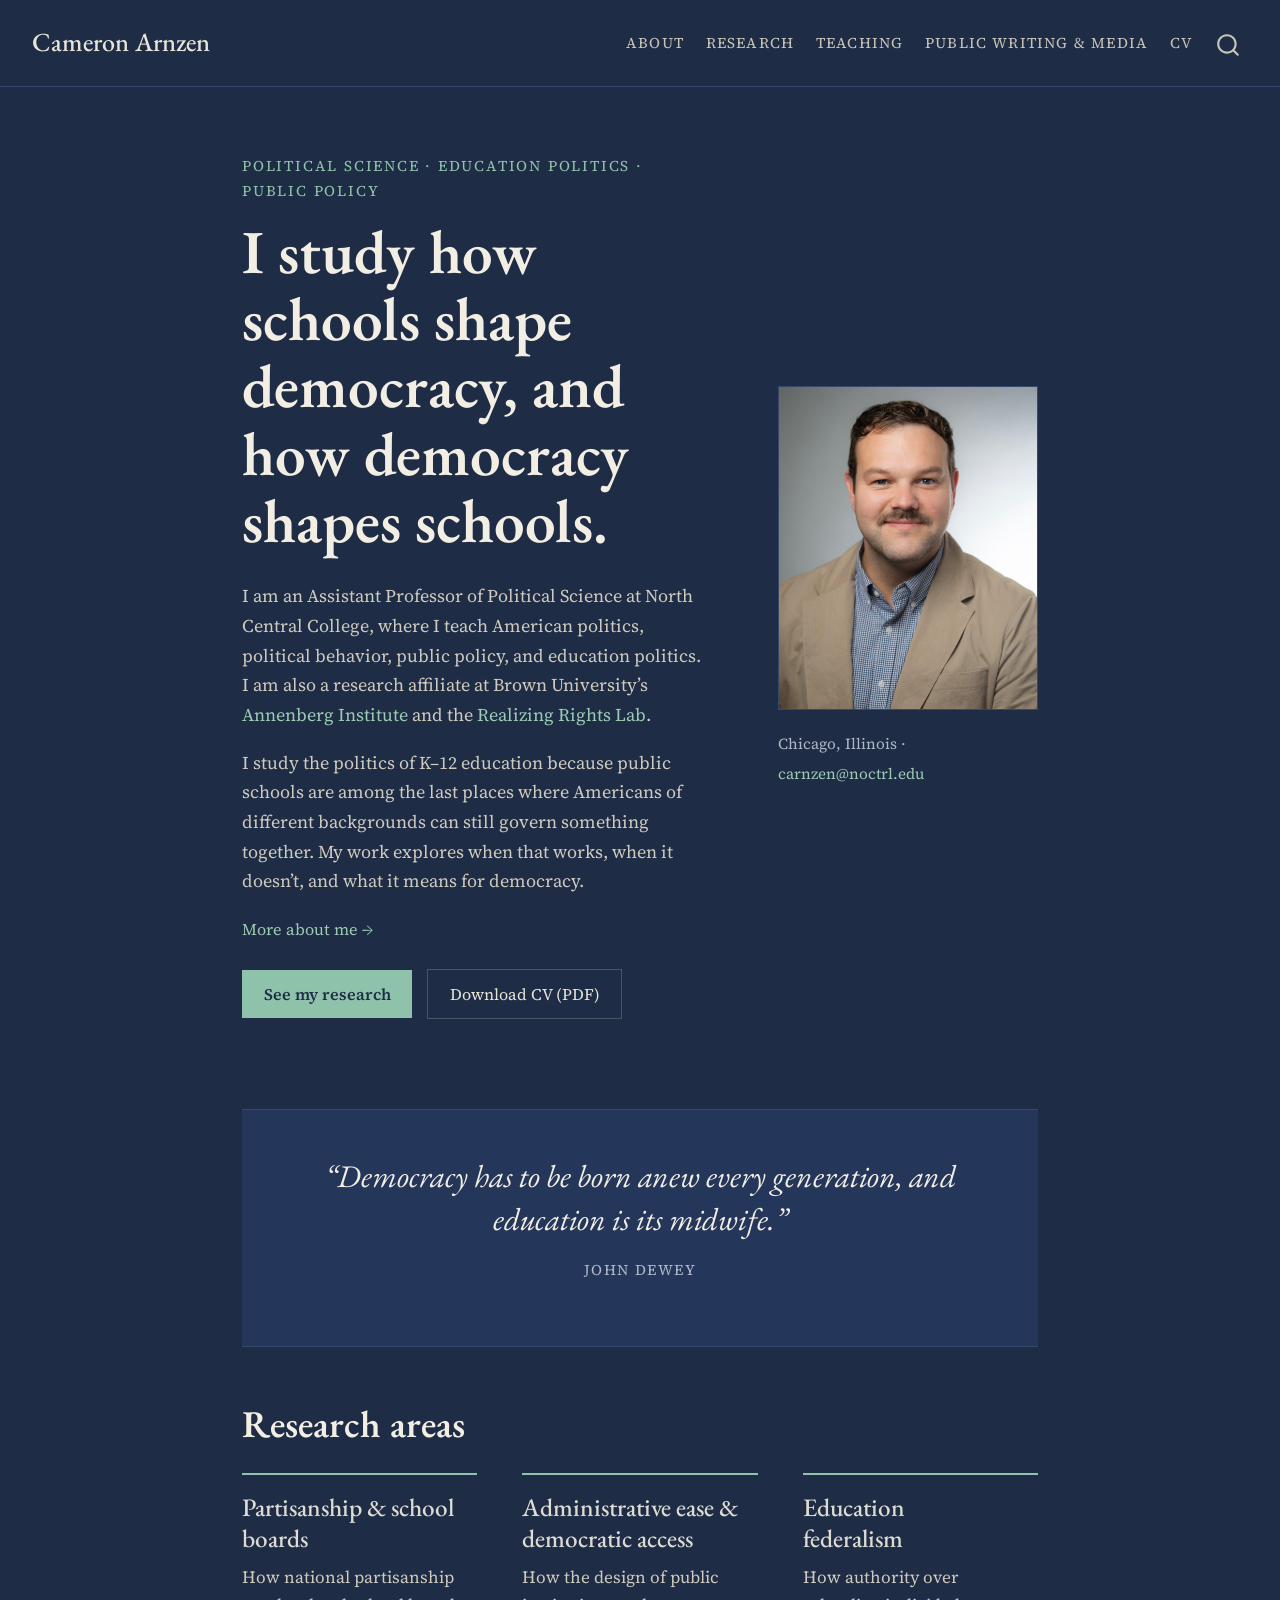
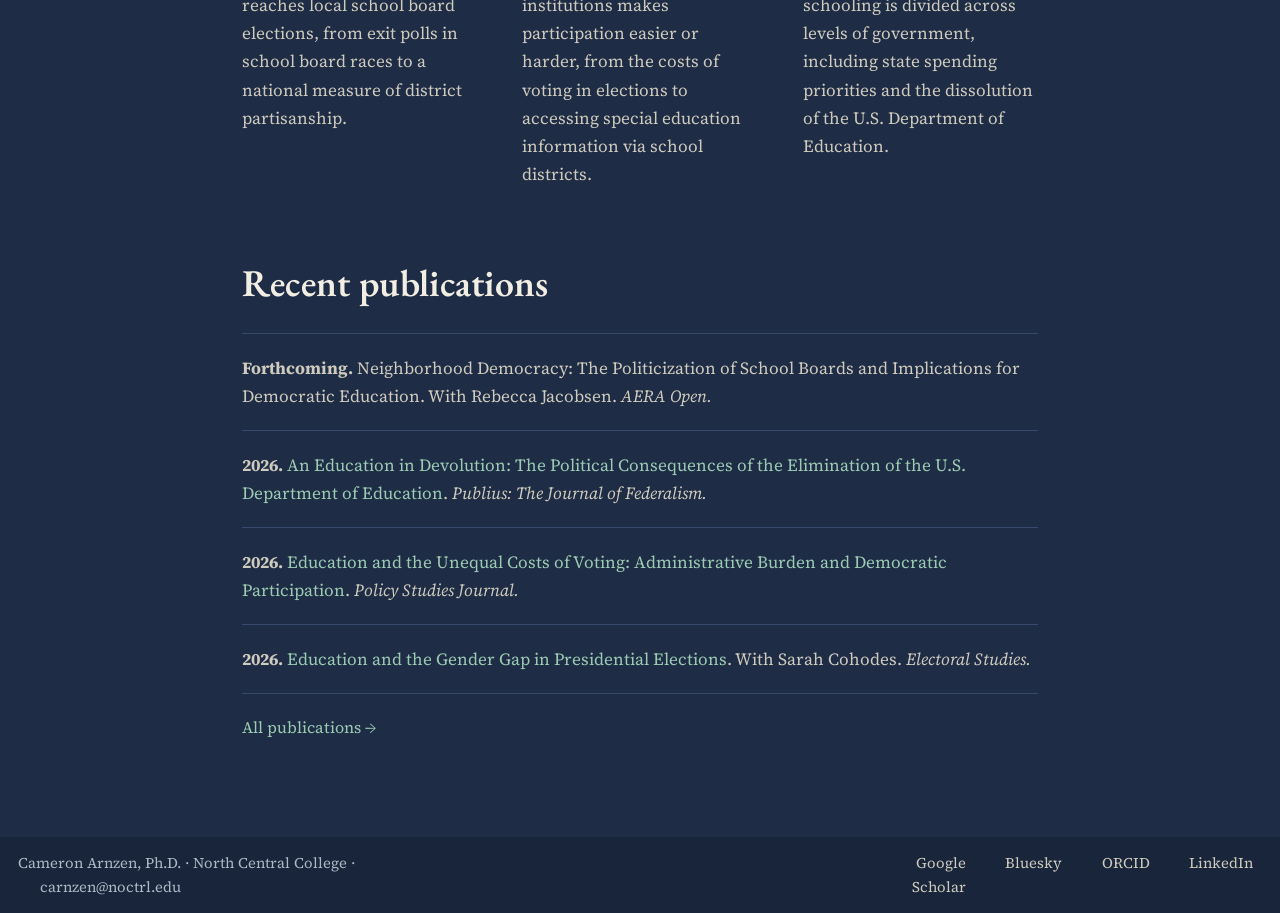
<file: docs/index.html>
<!DOCTYPE html>
<html xmlns="http://www.w3.org/1999/xhtml" lang="en" xml:lang="en"><head>

<meta charset="utf-8">
<meta name="generator" content="quarto-1.10.20">

<meta name="viewport" content="width=device-width, initial-scale=1.0, user-scalable=yes">


<title>Cameron Arnzen</title>
<style>
/* Default styles provided by pandoc.
** See https://pandoc.org/MANUAL.html#variables-for-html for config info.
*/
span.smallcaps{font-variant: small-caps;}
div.columns{display: flex; gap: 1.5em;}
div.column{flex: auto;}
@media screen {
div.columns{gap: min(4vw, 1.5em);}
div.column{overflow-x: auto;}
}
div.hanging-indent{margin-left: 1.5em; text-indent: -1.5em;}
ul.task-list{list-style: none;}
ul.task-list li input[type="checkbox"] {
  width: 0.8em;
  margin: 0 0.8em 0.2em -1em; /* quarto-specific, see https://github.com/quarto-dev/quarto-cli/issues/4556 */ 
  vertical-align: middle;
}
</style>


<script src="site_libs/quarto-nav/quarto-nav.js"></script>
<script src="site_libs/quarto-nav/headroom.min.js"></script>
<script src="site_libs/clipboard/clipboard.min.js"></script>
<script src="site_libs/quarto-search/autocomplete.umd.js"></script>
<script src="site_libs/quarto-search/fuse.min.js"></script>
<script src="site_libs/quarto-search/quarto-search.js"></script>
<meta name="quarto:offset" content="./">
<link href="./images/headshot.jpg" rel="icon" type="image/jpeg">
<script src="site_libs/quarto-html/quarto.js" type="module"></script>
<script src="site_libs/quarto-html/tabsets/tabsets.js" type="module"></script>
<script src="site_libs/quarto-html/popper.min.js"></script>
<script src="site_libs/quarto-html/tippy.umd.min.js"></script>
<script src="site_libs/quarto-html/anchor.min.js"></script>
<link href="site_libs/quarto-html/tippy.css" rel="stylesheet">
<link href="site_libs/quarto-html/quarto-syntax-highlighting-dark-0ae969d3293726db143f6e9eb89af930.css" rel="stylesheet" id="quarto-text-highlighting-styles">
<script src="site_libs/bootstrap/bootstrap.min.js"></script>
<link href="site_libs/bootstrap/bootstrap-icons.css" rel="stylesheet">
<link href="site_libs/bootstrap/bootstrap-fa60f67ae503ca3a6656053df5462b7f.min.css" rel="stylesheet" append-hash="true" id="quarto-bootstrap" data-mode="dark">
<script src="site_libs/quarto-contrib/glightbox/glightbox.min.js"></script>
<link href="site_libs/quarto-contrib/glightbox/glightbox.min.css" rel="stylesheet">
<link href="site_libs/quarto-contrib/glightbox/lightbox.css" rel="stylesheet">
<script id="quarto-search-options" type="application/json">{
  "location": "navbar",
  "copy-button": false,
  "collapse-after": 3,
  "panel-placement": "end",
  "type": "overlay",
  "limit": 50,
  "keyboard-shortcut": [
    "f",
    "/",
    "s"
  ],
  "show-item-context": false,
  "language": {
    "search-no-results-text": "No results",
    "search-matching-documents-text": "matching documents",
    "search-copy-link-title": "Copy link to search",
    "search-hide-matches-text": "Hide additional matches",
    "search-more-match-text": "more match in this document",
    "search-more-matches-text": "more matches in this document",
    "search-clear-button-title": "Clear",
    "search-text-placeholder": "",
    "search-detached-cancel-button-title": "Cancel",
    "search-submit-button-title": "Submit",
    "search-label": "Search"
  }
}</script>
<style>html{ scroll-behavior: smooth; }</style>


</head>

<body class="nav-fixed fullcontent quarto-light">

<div id="quarto-search-results"></div>
  <header id="quarto-header" class="headroom fixed-top">
    <nav class="navbar navbar-expand-lg " data-bs-theme="dark">
      <div class="navbar-container container-fluid">
      <div class="navbar-brand-container mx-auto">
    <a class="navbar-brand" href="./index.html">
    <span class="navbar-title">Cameron Arnzen</span>
    </a>
  </div>
            <div id="quarto-search" class="" title="Search"></div>
          <button class="navbar-toggler" type="button" data-bs-toggle="collapse" data-bs-target="#navbarCollapse" aria-controls="navbarCollapse" role="menu" aria-expanded="false" aria-label="Toggle navigation" onclick="if (window.quartoToggleHeadroom) { window.quartoToggleHeadroom(); }">
  <span class="navbar-toggler-icon"></span>
</button>
          <div class="collapse navbar-collapse" id="navbarCollapse">
            <ul class="navbar-nav navbar-nav-scroll ms-auto">
  <li class="nav-item">
    <a class="nav-link" href="./about.html"> 
<span class="menu-text">About</span></a>
  </li>  
  <li class="nav-item">
    <a class="nav-link" href="./research.html"> 
<span class="menu-text">Research</span></a>
  </li>  
  <li class="nav-item">
    <a class="nav-link" href="./teaching.html"> 
<span class="menu-text">Teaching</span></a>
  </li>  
  <li class="nav-item">
    <a class="nav-link" href="./media.html"> 
<span class="menu-text">Public Writing &amp; Media</span></a>
  </li>  
  <li class="nav-item">
    <a class="nav-link" href="./files/arnzen-cv.pdf" target="_blank"> 
<span class="menu-text">CV</span></a>
  </li>  
</ul>
          </div> <!-- /navcollapse -->
            <div class="quarto-navbar-tools">
</div>
      </div> <!-- /container-fluid -->
    </nav>
</header>
<!-- content -->
<div id="quarto-content" class="quarto-container page-columns page-rows-contents page-layout-article page-navbar">
<!-- sidebar -->
<!-- margin-sidebar -->
    
<!-- main -->
<main class="content" id="quarto-document-content"><header id="title-block-header" class="quarto-title-block"></header>




<div class="hero">
<div class="hero-text">
<div class="eyebrow">
<p>Political Science · Education Politics · Public Policy</p>
</div>
<section id="i-study-how-schools-shape-democracy-and-how-democracy-shapes-schools." class="level1 unnumbered unlisted">
<h1 class="unnumbered unlisted">I study how schools shape democracy, and how democracy shapes schools.</h1>
<p>I am an Assistant Professor of Political Science at North Central College, where I teach American politics, political behavior, public policy, and education politics. I am also a research affiliate at Brown University’s <a href="https://annenberg.brown.edu/">Annenberg Institute</a> and the <a href="https://home.watson.brown.edu/research/research-policy-labs/realizing-rights-lab">Realizing Rights Lab</a>.</p>
<p>I study the politics of K–12 education because public schools are among the last places where Americans of different backgrounds can still govern something together. My work explores when that works, when it doesn’t, and what it means for democracy.</p>
<p><a href="./about.html" class="see-all">More about me →</a></p>
<p><a href="./research.html" class="btn-accent">See my research</a> <a href="files/arnzen-cv.pdf" class="btn-outline">Download CV (PDF)</a></p>
</section>
</div>
<div class="hero-photo">
<p><a href="images/headshot.jpg" class="lightbox" data-gallery="quarto-lightbox-gallery-1"><img src="images/headshot.jpg" class="img-fluid" alt="Cameron Arnzen"></a></p>
<p><span class="muted" style="font-size: 0.85rem">Chicago, Illinois · <a href="mailto:carnzen@noctrl.edu">carnzen@noctrl.edu</a></span></p>
</div>
</div>
<div class="quote-band">
<p><span class="quote">“Democracy has to be born anew every generation, and education is its midwife.”</span></p>
<p><span class="attribution">John Dewey</span></p>
</div>
<section id="research-areas" class="level2">
<h2 class="anchored" data-anchor-id="research-areas">Research areas</h2>
<div class="areas">
<section id="partisanship-school-boards" class="level3 area">
<h3 class="anchored" data-anchor-id="partisanship-school-boards">Partisanship &amp; school boards</h3>
<p>How national partisanship reaches local school board elections, from exit polls in school board races to a national measure of district partisanship.</p>
</section>
<section id="administrative-ease-democratic-access" class="level3 area">
<h3 class="anchored" data-anchor-id="administrative-ease-democratic-access">Administrative ease &amp; democratic access</h3>
<p>How the design of public institutions makes participation easier or harder, from the costs of voting in elections to accessing special education information via school districts.</p>
</section>
<section id="education-federalism" class="level3 area">
<h3 class="anchored" data-anchor-id="education-federalism">Education federalism</h3>
<p>How authority over schooling is divided across levels of government, including state spending priorities and the dissolution of the U.S. Department of Education.</p>
</section>
</div>
</section>
<section id="recent-publications" class="level2">
<h2 class="anchored" data-anchor-id="recent-publications">Recent publications</h2>
<div class="pub-list">
<ul>
<li><strong>Forthcoming.</strong> Neighborhood Democracy: The Politicization of School Boards and Implications for Democratic Education. With Rebecca Jacobsen. <em>AERA Open.</em></li>
<li><strong>2026.</strong> <a href="https://academic.oup.com/publius/article-abstract/56/3/690/8710125">An Education in Devolution: The Political Consequences of the Elimination of the U.S. Department of Education</a>. <em>Publius: The Journal of Federalism.</em></li>
<li><strong>2026.</strong> <a href="https://onlinelibrary.wiley.com/doi/abs/10.1111/psj.70106">Education and the Unequal Costs of Voting: Administrative Burden and Democratic Participation</a>. <em>Policy Studies Journal.</em></li>
<li><strong>2026.</strong> <a href="https://www.sciencedirect.com/science/article/pii/S0261379426000703">Education and the Gender Gap in Presidential Elections</a>. With Sarah Cohodes. <em>Electoral Studies.</em></li>
</ul>
</div>
<p><a href="./research.html" class="see-all">All publications →</a></p>


</section>

</main> <!-- /main -->
<script id="quarto-html-after-body" type="application/javascript">
  window.document.addEventListener("DOMContentLoaded", function (event) {
    const icon = "";
    const anchorJS = new window.AnchorJS();
    anchorJS.options = {
      placement: 'right',
      icon: icon
    };
    anchorJS.add('.anchored');
    const isCodeAnnotation = (el) => {
      for (const clz of el.classList) {
        if (clz.startsWith('code-annotation-')) {                     
          return true;
        }
      }
      return false;
    }
    const onCopySuccess = function(e) {
      // button target
      const button = e.trigger;
      // don't keep focus
      button.blur();
      // flash "checked"
      button.classList.add('code-copy-button-checked');
      var currentTitle = button.getAttribute("title");
      button.setAttribute("title", "Copied!");
      let tooltip;
      if (window.bootstrap) {
        button.setAttribute("data-bs-toggle", "tooltip");
        button.setAttribute("data-bs-placement", "left");
        button.setAttribute("data-bs-title", "Copied!");
        tooltip = new bootstrap.Tooltip(button, 
          { trigger: "manual", 
            customClass: "code-copy-button-tooltip",
            offset: [0, -8]});
        tooltip.show();    
      }
      setTimeout(function() {
        if (tooltip) {
          tooltip.hide();
          button.removeAttribute("data-bs-title");
          button.removeAttribute("data-bs-toggle");
          button.removeAttribute("data-bs-placement");
        }
        button.setAttribute("title", currentTitle);
        button.classList.remove('code-copy-button-checked');
      }, 1000);
      // clear code selection
      e.clearSelection();
    }
    const getTextToCopy = function(trigger) {
      const outerScaffold = trigger.parentElement.cloneNode(true);
      const codeEl = outerScaffold.querySelector('code');
      for (const childEl of codeEl.children) {
        if (isCodeAnnotation(childEl)) {
          childEl.remove();
        }
      }
      return codeEl.innerText;
    }
    const clipboard = new window.ClipboardJS('.code-copy-button:not([data-in-quarto-modal])', {
      text: getTextToCopy
    });
    clipboard.on('success', onCopySuccess);
    if (window.document.getElementById('quarto-embedded-source-code-modal')) {
      const clipboardModal = new window.ClipboardJS('.code-copy-button[data-in-quarto-modal]', {
        text: getTextToCopy,
        container: window.document.getElementById('quarto-embedded-source-code-modal')
      });
      clipboardModal.on('success', onCopySuccess);
    }
      var localhostRegex = new RegExp(/^(?:http|https):\/\/localhost\:?[0-9]*\//);
      var mailtoRegex = new RegExp(/^mailto:/);
        var filterRegex = new RegExp("https:\/\/www\.cameronarnzen\.com");
      var isInternal = (href) => {
          return filterRegex.test(href) || localhostRegex.test(href) || mailtoRegex.test(href);
      }
      // Inspect non-navigation links and adorn them if external
     var links = window.document.querySelectorAll('a[href]:not(.nav-link):not(.navbar-brand):not(.toc-action):not(.sidebar-link):not(.sidebar-item-toggle):not(.pagination-link):not(.no-external):not([aria-hidden]):not(.dropdown-item):not(.quarto-navigation-tool):not(.about-link)');
      for (var i=0; i<links.length; i++) {
        const link = links[i];
        if (!isInternal(link.href)) {
          // undo the damage that might have been done by quarto-nav.js in the case of
          // links that we want to consider external
          if (link.dataset.originalHref !== undefined) {
            link.href = link.dataset.originalHref;
          }
            // target, if specified
            link.setAttribute("target", "_blank");
            if (link.getAttribute("rel") === null) {
              link.setAttribute("rel", "noopener");
            }
        }
      }
    function tippyHover(el, contentFn, onTriggerFn, onUntriggerFn) {
      const config = {
        allowHTML: true,
        maxWidth: 500,
        delay: 100,
        arrow: false,
        appendTo: function(el) {
            return el.parentElement;
        },
        interactive: true,
        interactiveBorder: 10,
        theme: 'quarto',
        placement: 'bottom-start',
      };
      if (contentFn) {
        config.content = contentFn;
      }
      if (onTriggerFn) {
        config.onTrigger = onTriggerFn;
      }
      if (onUntriggerFn) {
        config.onUntrigger = onUntriggerFn;
      }
      window.tippy(el, config); 
    }
    const noterefs = window.document.querySelectorAll('a[role="doc-noteref"]');
    for (var i=0; i<noterefs.length; i++) {
      const ref = noterefs[i];
      tippyHover(ref, function() {
        // use id or data attribute instead here
        let href = ref.getAttribute('data-footnote-href') || ref.getAttribute('href');
        try { href = new URL(href).hash; } catch {}
        const id = href.replace(/^#\/?/, "");
        const note = window.document.getElementById(id);
        if (note) {
          return note.innerHTML;
        } else {
          return "";
        }
      });
    }
    const xrefs = window.document.querySelectorAll('a.quarto-xref');
    const processXRef = (id, note) => {
      // Strip column container classes
      const stripColumnClz = (el) => {
        el.classList.remove("page-full", "page-columns");
        if (el.children) {
          for (const child of el.children) {
            stripColumnClz(child);
          }
        }
      }
      stripColumnClz(note)
      if (id === null || id.startsWith('sec-')) {
        // Special case sections, only their first couple elements
        const container = document.createElement("div");
        if (note.children && note.children.length > 2) {
          container.appendChild(note.children[0].cloneNode(true));
          for (let i = 1; i < note.children.length; i++) {
            const child = note.children[i];
            if (child.tagName === "P" && child.innerText === "") {
              continue;
            } else {
              container.appendChild(child.cloneNode(true));
              break;
            }
          }
          if (window.Quarto?.typesetMath) {
            window.Quarto.typesetMath(container);
          }
          return container.innerHTML
        } else {
          if (window.Quarto?.typesetMath) {
            window.Quarto.typesetMath(note);
          }
          return note.innerHTML;
        }
      } else {
        // Remove any anchor links if they are present
        const anchorLink = note.querySelector('a.anchorjs-link');
        if (anchorLink) {
          anchorLink.remove();
        }
        if (window.Quarto?.typesetMath) {
          window.Quarto.typesetMath(note);
        }
        if (note.classList.contains("callout")) {
          return note.outerHTML;
        } else {
          return note.innerHTML;
        }
      }
    }
    for (var i=0; i<xrefs.length; i++) {
      const xref = xrefs[i];
      tippyHover(xref, undefined, function(instance) {
        instance.disable();
        let url = xref.getAttribute('href');
        let hash = undefined; 
        if (url.startsWith('#')) {
          hash = url;
        } else {
          try { hash = new URL(url).hash; } catch {}
        }
        if (hash) {
          const id = hash.replace(/^#\/?/, "");
          const note = window.document.getElementById(id);
          if (note !== null) {
            try {
              const html = processXRef(id, note.cloneNode(true));
              instance.setContent(html);
            } finally {
              instance.enable();
              instance.show();
            }
          } else {
            // See if we can fetch this
            fetch(url.split('#')[0])
            .then(res => res.text())
            .then(html => {
              const parser = new DOMParser();
              const htmlDoc = parser.parseFromString(html, "text/html");
              const note = htmlDoc.getElementById(id);
              if (note !== null) {
                const html = processXRef(id, note);
                instance.setContent(html);
              } 
            }).finally(() => {
              instance.enable();
              instance.show();
            });
          }
        } else {
          // See if we can fetch a full url (with no hash to target)
          // This is a special case and we should probably do some content thinning / targeting
          fetch(url)
          .then(res => res.text())
          .then(html => {
            const parser = new DOMParser();
            const htmlDoc = parser.parseFromString(html, "text/html");
            const note = htmlDoc.querySelector('main.content');
            if (note !== null) {
              // This should only happen for chapter cross references
              // (since there is no id in the URL)
              // remove the first header
              if (note.children.length > 0 && note.children[0].tagName === "HEADER") {
                note.children[0].remove();
              }
              const html = processXRef(null, note);
              instance.setContent(html);
            } 
          }).finally(() => {
            instance.enable();
            instance.show();
          });
        }
      }, function(instance) {
      });
    }
        let selectedAnnoteEl;
        const selectorForAnnotation = ( cell, annotation) => {
          let cellAttr = 'data-code-cell="' + cell + '"';
          let lineAttr = 'data-code-annotation="' +  annotation + '"';
          const selector = 'span[' + cellAttr + '][' + lineAttr + ']';
          return selector;
        }
        const selectCodeLines = (annoteEl) => {
          const doc = window.document;
          const targetCell = annoteEl.getAttribute("data-target-cell");
          const targetAnnotation = annoteEl.getAttribute("data-target-annotation");
          const annoteSpan = window.document.querySelector(selectorForAnnotation(targetCell, targetAnnotation));
          const lines = annoteSpan.getAttribute("data-code-lines").split(",");
          const lineIds = lines.map((line) => {
            return targetCell + "-" + line;
          })
          let top = null;
          let height = null;
          let parent = null;
          if (lineIds.length > 0) {
              //compute the position of the single el (top and bottom and make a div)
              const el = window.document.getElementById(lineIds[0]);
              top = el.offsetTop;
              height = el.offsetHeight;
              parent = el.parentElement.parentElement;
            if (lineIds.length > 1) {
              const lastEl = window.document.getElementById(lineIds[lineIds.length - 1]);
              const bottom = lastEl.offsetTop + lastEl.offsetHeight;
              height = bottom - top;
            }
            if (top !== null && height !== null && parent !== null) {
              // cook up a div (if necessary) and position it 
              let div = window.document.getElementById("code-annotation-line-highlight");
              if (div === null) {
                div = window.document.createElement("div");
                div.setAttribute("id", "code-annotation-line-highlight");
                div.style.position = 'absolute';
                parent.appendChild(div);
              }
              div.style.top = top - 2 + "px";
              div.style.height = height + 4 + "px";
              div.style.left = 0;
              let gutterDiv = window.document.getElementById("code-annotation-line-highlight-gutter");
              if (gutterDiv === null) {
                gutterDiv = window.document.createElement("div");
                gutterDiv.setAttribute("id", "code-annotation-line-highlight-gutter");
                gutterDiv.style.position = 'absolute';
                const codeCell = window.document.getElementById(targetCell);
                const gutter = codeCell.querySelector('.code-annotation-gutter');
                gutter.appendChild(gutterDiv);
              }
              gutterDiv.style.top = top - 2 + "px";
              gutterDiv.style.height = height + 4 + "px";
            }
            selectedAnnoteEl = annoteEl;
          }
        };
        const unselectCodeLines = () => {
          const elementsIds = ["code-annotation-line-highlight", "code-annotation-line-highlight-gutter"];
          elementsIds.forEach((elId) => {
            const div = window.document.getElementById(elId);
            if (div) {
              div.remove();
            }
          });
          selectedAnnoteEl = undefined;
        };
          // Handle positioning of the toggle
      window.addEventListener(
        "resize",
        throttle(() => {
          elRect = undefined;
          if (selectedAnnoteEl) {
            selectCodeLines(selectedAnnoteEl);
          }
        }, 10)
      );
      function throttle(fn, ms) {
      let throttle = false;
      let timer;
        return (...args) => {
          if(!throttle) { // first call gets through
              fn.apply(this, args);
              throttle = true;
          } else { // all the others get throttled
              if(timer) clearTimeout(timer); // cancel #2
              timer = setTimeout(() => {
                fn.apply(this, args);
                timer = throttle = false;
              }, ms);
          }
        };
      }
        // Attach click handler to the DT
        const annoteDls = window.document.querySelectorAll('dt[data-target-cell]');
        for (const annoteDlNode of annoteDls) {
          annoteDlNode.addEventListener('click', (event) => {
            const clickedEl = event.target;
            if (clickedEl !== selectedAnnoteEl) {
              unselectCodeLines();
              const activeEl = window.document.querySelector('dt[data-target-cell].code-annotation-active');
              if (activeEl) {
                activeEl.classList.remove('code-annotation-active');
              }
              selectCodeLines(clickedEl);
              clickedEl.classList.add('code-annotation-active');
            } else {
              // Unselect the line
              unselectCodeLines();
              clickedEl.classList.remove('code-annotation-active');
            }
          });
        }
    const findCites = (el) => {
      const parentEl = el.parentElement;
      if (parentEl) {
        const cites = parentEl.dataset.cites;
        if (cites) {
          return {
            el,
            cites: cites.split(' ')
          };
        } else {
          return findCites(el.parentElement)
        }
      } else {
        return undefined;
      }
    };
    var bibliorefs = window.document.querySelectorAll('a[role="doc-biblioref"]');
    for (var i=0; i<bibliorefs.length; i++) {
      const ref = bibliorefs[i];
      const citeInfo = findCites(ref);
      if (citeInfo) {
        tippyHover(citeInfo.el, function() {
          var popup = window.document.createElement('div');
          citeInfo.cites.forEach(function(cite) {
            var citeDiv = window.document.createElement('div');
            citeDiv.classList.add('hanging-indent');
            citeDiv.classList.add('csl-entry');
            var biblioDiv = window.document.getElementById('ref-' + cite);
            if (biblioDiv) {
              citeDiv.innerHTML = biblioDiv.innerHTML;
            }
            popup.appendChild(citeDiv);
          });
          return popup.innerHTML;
        });
      }
    }
  });
  </script>
</div> <!-- /content -->
<footer class="footer">
  <div class="nav-footer">
    <div class="nav-footer-left">
<p>Cameron Arnzen, Ph.D.&nbsp;· North Central College · <a href="mailto:carnzen@noctrl.edu">carnzen@noctrl.edu</a></p>
</div>   
    <div class="nav-footer-center">
      &nbsp;
    </div>
    <div class="nav-footer-right">
      <ul class="footer-items list-unstyled">
    <li class="nav-item">
    <a class="nav-link" href="https://scholar.google.com/citations?user=Y6XLwqYAAAAJ&amp;hl=en">
<p>Google Scholar</p>
</a>
  </li>  
    <li class="nav-item">
    <a class="nav-link" href="https://bsky.app/profile/camarnzen.bsky.social">
<p>Bluesky</p>
</a>
  </li>  
    <li class="nav-item">
    <a class="nav-link" href="https://orcid.org/0000-0001-9076-2655">
<p>ORCID</p>
</a>
  </li>  
    <li class="nav-item">
    <a class="nav-link" href="https://www.linkedin.com/in/cameron-arnzen/">
<p>LinkedIn</p>
</a>
  </li>  
</ul>
    </div>
  </div>
</footer>
<script>var lightboxQuarto = GLightbox({"closeEffect":"zoom","descPosition":"bottom","loop":false,"openEffect":"zoom","selector":".lightbox"});
(function() {
  let previousOnload = window.onload;
  window.onload = () => {
    if (previousOnload) {
      previousOnload();
    }
    lightboxQuarto.on('slide_before_load', (data) => {
      const { slideIndex, slideNode, slideConfig, player, trigger } = data;
      const href = trigger.getAttribute('href');
      if (href !== null) {
        const imgEl = window.document.querySelector(`a[href="${href}"] img`);
        if (imgEl !== null) {
          const srcAttr = imgEl.getAttribute("src");
          if (srcAttr && srcAttr.startsWith("data:")) {
            slideConfig.href = srcAttr;
          }
        }
      } 
    });
  
    lightboxQuarto.on('slide_after_load', (data) => {
      const { slideIndex, slideNode, slideConfig, player, trigger } = data;
      if (window.Quarto?.typesetMath) {
        window.Quarto.typesetMath(slideNode);
      }
    });
  
  };
  
})();
          </script>




<script src="site_libs/quarto-html/zenscroll-min.js"></script>
</body></html>
</file>
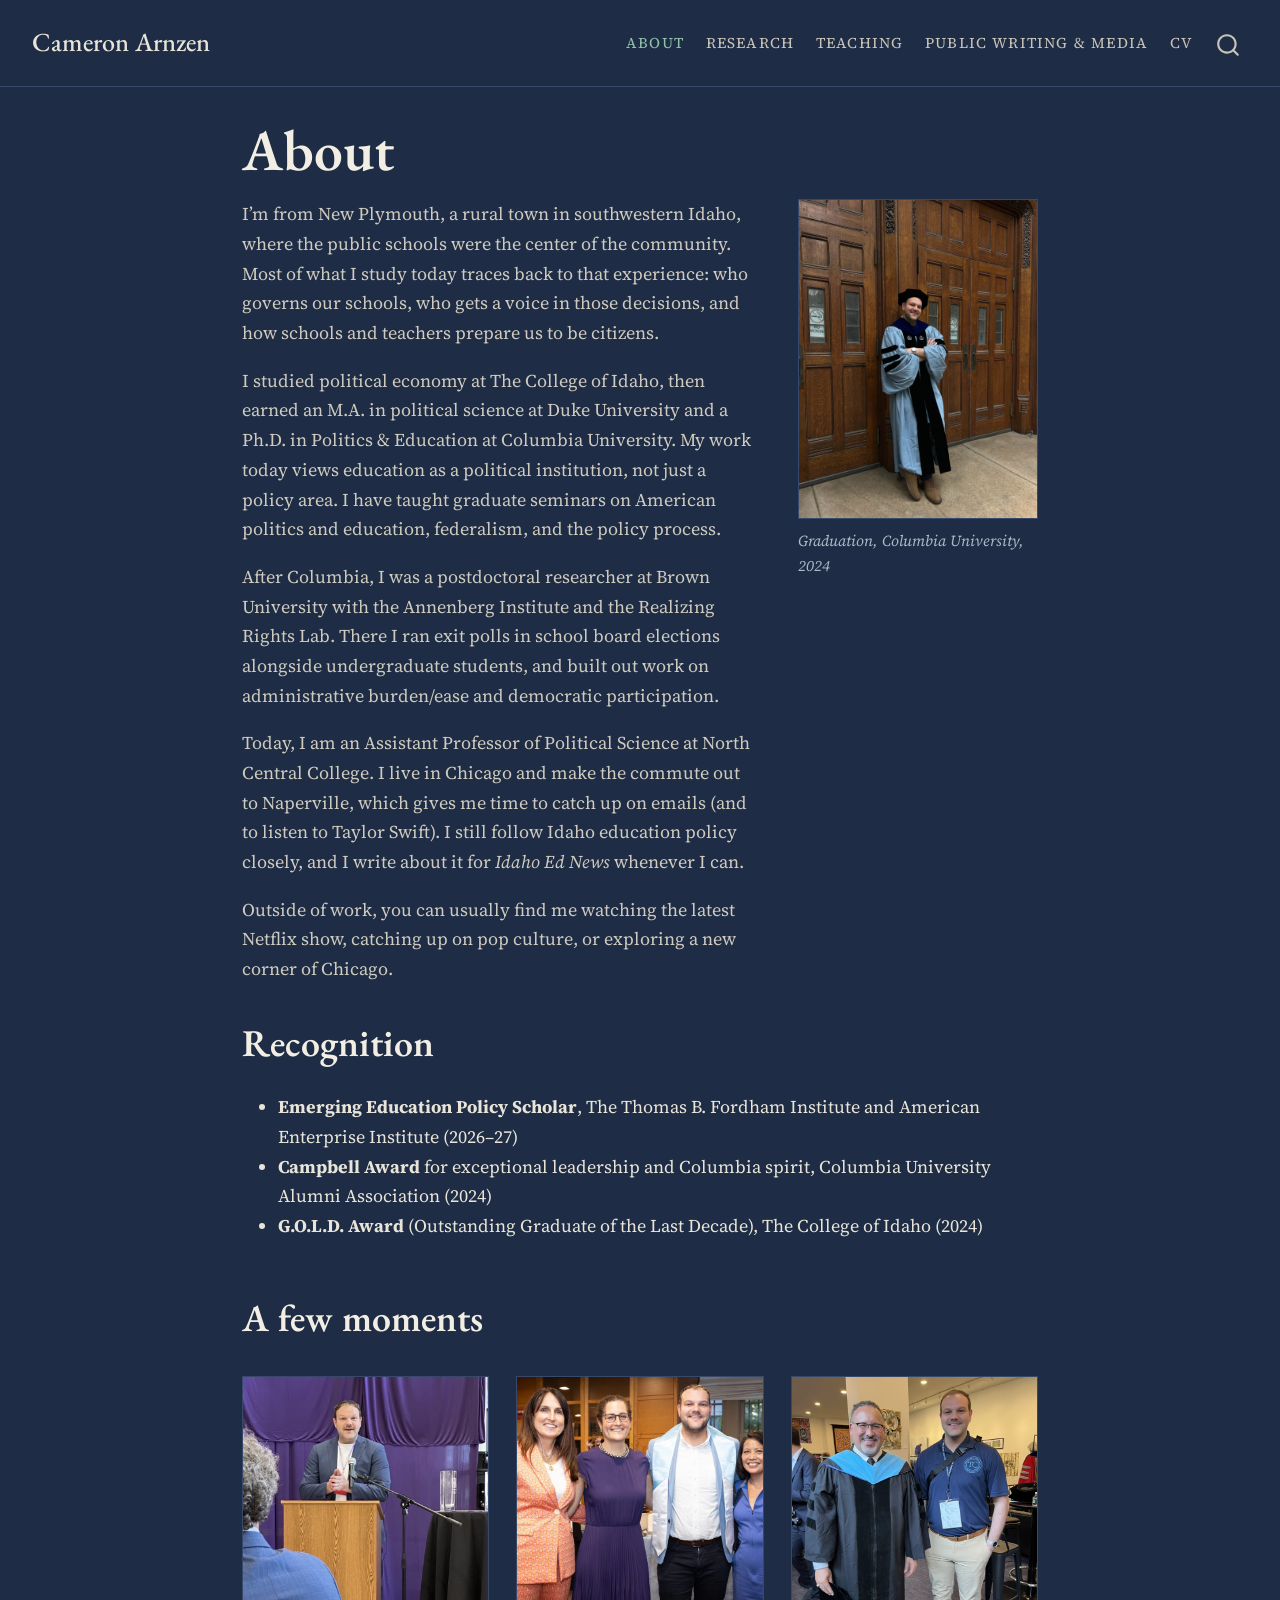
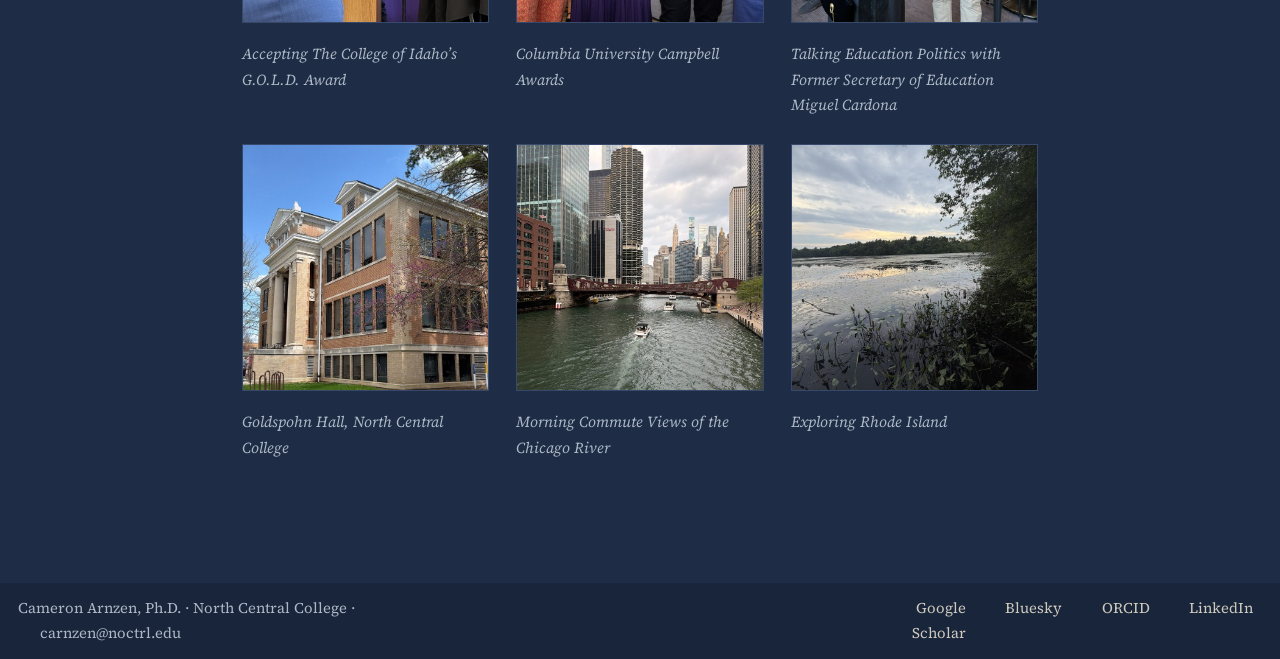
<file: docs/about.html>
<!DOCTYPE html>
<html xmlns="http://www.w3.org/1999/xhtml" lang="en" xml:lang="en"><head>

<meta charset="utf-8">
<meta name="generator" content="quarto-1.10.20">

<meta name="viewport" content="width=device-width, initial-scale=1.0, user-scalable=yes">


<title>About – Cameron Arnzen</title>
<style>
/* Default styles provided by pandoc.
** See https://pandoc.org/MANUAL.html#variables-for-html for config info.
*/
span.smallcaps{font-variant: small-caps;}
div.columns{display: flex; gap: 1.5em;}
div.column{flex: auto;}
@media screen {
div.columns{gap: min(4vw, 1.5em);}
div.column{overflow-x: auto;}
}
div.hanging-indent{margin-left: 1.5em; text-indent: -1.5em;}
ul.task-list{list-style: none;}
ul.task-list li input[type="checkbox"] {
  width: 0.8em;
  margin: 0 0.8em 0.2em -1em; /* quarto-specific, see https://github.com/quarto-dev/quarto-cli/issues/4556 */ 
  vertical-align: middle;
}
</style>


<script src="site_libs/quarto-nav/quarto-nav.js"></script>
<script src="site_libs/quarto-nav/headroom.min.js"></script>
<script src="site_libs/clipboard/clipboard.min.js"></script>
<script src="site_libs/quarto-search/autocomplete.umd.js"></script>
<script src="site_libs/quarto-search/fuse.min.js"></script>
<script src="site_libs/quarto-search/quarto-search.js"></script>
<meta name="quarto:offset" content="./">
<link href="./images/headshot.jpg" rel="icon" type="image/jpeg">
<script src="site_libs/quarto-html/quarto.js" type="module"></script>
<script src="site_libs/quarto-html/tabsets/tabsets.js" type="module"></script>
<script src="site_libs/quarto-html/popper.min.js"></script>
<script src="site_libs/quarto-html/tippy.umd.min.js"></script>
<script src="site_libs/quarto-html/anchor.min.js"></script>
<link href="site_libs/quarto-html/tippy.css" rel="stylesheet">
<link href="site_libs/quarto-html/quarto-syntax-highlighting-dark-0ae969d3293726db143f6e9eb89af930.css" rel="stylesheet" id="quarto-text-highlighting-styles">
<script src="site_libs/bootstrap/bootstrap.min.js"></script>
<link href="site_libs/bootstrap/bootstrap-icons.css" rel="stylesheet">
<link href="site_libs/bootstrap/bootstrap-fa60f67ae503ca3a6656053df5462b7f.min.css" rel="stylesheet" append-hash="true" id="quarto-bootstrap" data-mode="dark">
<script src="site_libs/quarto-contrib/glightbox/glightbox.min.js"></script>
<link href="site_libs/quarto-contrib/glightbox/glightbox.min.css" rel="stylesheet">
<link href="site_libs/quarto-contrib/glightbox/lightbox.css" rel="stylesheet">
<script id="quarto-search-options" type="application/json">{
  "location": "navbar",
  "copy-button": false,
  "collapse-after": 3,
  "panel-placement": "end",
  "type": "overlay",
  "limit": 50,
  "keyboard-shortcut": [
    "f",
    "/",
    "s"
  ],
  "show-item-context": false,
  "language": {
    "search-no-results-text": "No results",
    "search-matching-documents-text": "matching documents",
    "search-copy-link-title": "Copy link to search",
    "search-hide-matches-text": "Hide additional matches",
    "search-more-match-text": "more match in this document",
    "search-more-matches-text": "more matches in this document",
    "search-clear-button-title": "Clear",
    "search-text-placeholder": "",
    "search-detached-cancel-button-title": "Cancel",
    "search-submit-button-title": "Submit",
    "search-label": "Search"
  }
}</script>
<style>html{ scroll-behavior: smooth; }</style>


</head>

<body class="nav-fixed fullcontent quarto-light">

<div id="quarto-search-results"></div>
  <header id="quarto-header" class="headroom fixed-top">
    <nav class="navbar navbar-expand-lg " data-bs-theme="dark">
      <div class="navbar-container container-fluid">
      <div class="navbar-brand-container mx-auto">
    <a class="navbar-brand" href="./index.html">
    <span class="navbar-title">Cameron Arnzen</span>
    </a>
  </div>
            <div id="quarto-search" class="" title="Search"></div>
          <button class="navbar-toggler" type="button" data-bs-toggle="collapse" data-bs-target="#navbarCollapse" aria-controls="navbarCollapse" role="menu" aria-expanded="false" aria-label="Toggle navigation" onclick="if (window.quartoToggleHeadroom) { window.quartoToggleHeadroom(); }">
  <span class="navbar-toggler-icon"></span>
</button>
          <div class="collapse navbar-collapse" id="navbarCollapse">
            <ul class="navbar-nav navbar-nav-scroll ms-auto">
  <li class="nav-item">
    <a class="nav-link active" href="./about.html" aria-current="page"> 
<span class="menu-text">About</span></a>
  </li>  
  <li class="nav-item">
    <a class="nav-link" href="./research.html"> 
<span class="menu-text">Research</span></a>
  </li>  
  <li class="nav-item">
    <a class="nav-link" href="./teaching.html"> 
<span class="menu-text">Teaching</span></a>
  </li>  
  <li class="nav-item">
    <a class="nav-link" href="./media.html"> 
<span class="menu-text">Public Writing &amp; Media</span></a>
  </li>  
  <li class="nav-item">
    <a class="nav-link" href="./files/arnzen-cv.pdf" target="_blank"> 
<span class="menu-text">CV</span></a>
  </li>  
</ul>
          </div> <!-- /navcollapse -->
            <div class="quarto-navbar-tools">
</div>
      </div> <!-- /container-fluid -->
    </nav>
</header>
<!-- content -->
<div id="quarto-content" class="quarto-container page-columns page-rows-contents page-layout-article page-navbar">
<!-- sidebar -->
<!-- margin-sidebar -->
    
<!-- main -->
<main class="content" id="quarto-document-content">

<header id="title-block-header" class="quarto-title-block default">
<div class="quarto-title">
<h1 class="title">About</h1>
</div>



<div class="quarto-title-meta">

    
  
    
  </div>
  


</header>


<div class="split">
<div class="split-text">
<p>I’m from New Plymouth, a rural town in southwestern Idaho, where the public schools were the center of the community. Most of what I study today traces back to that experience: who governs our schools, who gets a voice in those decisions, and how schools and teachers prepare us to be citizens.</p>
<p>I studied political economy at The College of Idaho, then earned an M.A.&nbsp;in political science at Duke University and a Ph.D.&nbsp;in Politics &amp; Education at Columbia University. My work today views education as a political institution, not just a policy area. I have taught graduate seminars on American politics and education, federalism, and the policy process.</p>
<p>After Columbia, I was a postdoctoral researcher at Brown University with the Annenberg Institute and the Realizing Rights Lab. There I ran exit polls in school board elections alongside undergraduate students, and built out work on administrative burden/ease and democratic participation.</p>
<p>Today, I am an Assistant Professor of Political Science at North Central College. I live in Chicago and make the commute out to Naperville, which gives me time to catch up on emails (and to listen to Taylor Swift). I still follow Idaho education policy closely, and I write about it for <em>Idaho Ed News</em> whenever I can.</p>
<p>Outside of work, you can usually find me watching the latest Netflix show, catching up on pop culture, or exploring a new corner of Chicago.</p>
</div>
<div class="split-photo">
<div class="quarto-figure quarto-figure-center">
<figure class="figure">
<p><a href="images/regalia-doors.jpg" class="lightbox" data-gallery="about" title="Graduation, Columbia University, 2024"><img src="images/regalia-doors.jpg" class="img-fluid figure-img" alt="Cameron Arnzen in Columbia doctoral regalia in front of large wooden doors"></a></p>
<figcaption>Graduation, Columbia University, 2024</figcaption>
</figure>
</div>
</div>
</div>
<section id="recognition" class="level2">
<h2 class="anchored" data-anchor-id="recognition">Recognition</h2>
<ul>
<li><strong>Emerging Education Policy Scholar</strong>, The Thomas B. Fordham Institute and American Enterprise Institute (2026–27)</li>
<li><strong>Campbell Award</strong> for exceptional leadership and Columbia spirit, Columbia University Alumni Association (2024)</li>
<li><strong>G.O.L.D. Award</strong> (Outstanding Graduate of the Last Decade), The College of Idaho (2024)</li>
</ul>
</section>
<section id="a-few-moments" class="level2">
<h2 class="anchored" data-anchor-id="a-few-moments">A few moments</h2>
<div class="photo-row square">
<div class="quarto-figure quarto-figure-center">
<figure class="figure">
<p><a href="images/gold-award-speech.jpg" class="lightbox" data-gallery="about" title="Accepting The College of Idaho’s G.O.L.D. Award"><img src="images/gold-award-speech.jpg" class="img-fluid figure-img" alt="Cameron Arnzen speaking at a podium after receiving an alumni award"></a></p>
<figcaption>Accepting The College of Idaho’s G.O.L.D. Award</figcaption>
</figure>
</div>
<div class="quarto-figure quarto-figure-center">
<figure class="figure">
<p><a href="images/campbell-award.jpg" class="lightbox" data-gallery="about" title="Columbia University Campbell Awards"><img src="images/campbell-award.jpg" class="img-fluid figure-img" alt="Cameron Arnzen with three representatives of the Columbia Alumni Association"></a></p>
<figcaption>Columbia University Campbell Awards</figcaption>
</figure>
</div>
<div class="quarto-figure quarto-figure-center">
<figure class="figure">
<p><a href="images/cardona-2023.jpg" class="lightbox" data-gallery="about" title="Talking Education Politics with Former Secretary of Education Miguel Cardona"><img src="images/cardona-2023.jpg" class="img-fluid figure-img" alt="Cameron Arnzen with Secretary of Education Miguel Cardona"></a></p>
<figcaption>Talking Education Politics with Former Secretary of Education Miguel Cardona</figcaption>
</figure>
</div>
<div class="quarto-figure quarto-figure-center">
<figure class="figure">
<p><a href="images/goldspohn-hall.jpg" class="lightbox" data-gallery="about" title="Goldspohn Hall, North Central College"><img src="images/goldspohn-hall.jpg" class="img-fluid figure-img" alt="Goldspohn Hall at North Central College"></a></p>
<figcaption>Goldspohn Hall, North Central College</figcaption>
</figure>
</div>
<div class="quarto-figure quarto-figure-center">
<figure class="figure">
<p><a href="images/chicago.jpg" class="lightbox" data-gallery="about" title="Morning Commute Views of the Chicago River"><img src="images/chicago.jpg" class="img-fluid figure-img" alt="The Chicago River and downtown skyline"></a></p>
<figcaption>Morning Commute Views of the Chicago River</figcaption>
</figure>
</div>
<div class="quarto-figure quarto-figure-center">
<figure class="figure">
<p><a href="images/rhode-island.jpg" class="lightbox" data-gallery="about" title="Exploring Rhode Island"><img src="images/rhode-island.jpg" class="img-fluid figure-img" alt="A quiet lake in Rhode Island at dusk"></a></p>
<figcaption>Exploring Rhode Island</figcaption>
</figure>
</div>
</div>


</section>

</main> <!-- /main -->
<script id="quarto-html-after-body" type="application/javascript">
  window.document.addEventListener("DOMContentLoaded", function (event) {
    const icon = "";
    const anchorJS = new window.AnchorJS();
    anchorJS.options = {
      placement: 'right',
      icon: icon
    };
    anchorJS.add('.anchored');
    const isCodeAnnotation = (el) => {
      for (const clz of el.classList) {
        if (clz.startsWith('code-annotation-')) {                     
          return true;
        }
      }
      return false;
    }
    const onCopySuccess = function(e) {
      // button target
      const button = e.trigger;
      // don't keep focus
      button.blur();
      // flash "checked"
      button.classList.add('code-copy-button-checked');
      var currentTitle = button.getAttribute("title");
      button.setAttribute("title", "Copied!");
      let tooltip;
      if (window.bootstrap) {
        button.setAttribute("data-bs-toggle", "tooltip");
        button.setAttribute("data-bs-placement", "left");
        button.setAttribute("data-bs-title", "Copied!");
        tooltip = new bootstrap.Tooltip(button, 
          { trigger: "manual", 
            customClass: "code-copy-button-tooltip",
            offset: [0, -8]});
        tooltip.show();    
      }
      setTimeout(function() {
        if (tooltip) {
          tooltip.hide();
          button.removeAttribute("data-bs-title");
          button.removeAttribute("data-bs-toggle");
          button.removeAttribute("data-bs-placement");
        }
        button.setAttribute("title", currentTitle);
        button.classList.remove('code-copy-button-checked');
      }, 1000);
      // clear code selection
      e.clearSelection();
    }
    const getTextToCopy = function(trigger) {
      const outerScaffold = trigger.parentElement.cloneNode(true);
      const codeEl = outerScaffold.querySelector('code');
      for (const childEl of codeEl.children) {
        if (isCodeAnnotation(childEl)) {
          childEl.remove();
        }
      }
      return codeEl.innerText;
    }
    const clipboard = new window.ClipboardJS('.code-copy-button:not([data-in-quarto-modal])', {
      text: getTextToCopy
    });
    clipboard.on('success', onCopySuccess);
    if (window.document.getElementById('quarto-embedded-source-code-modal')) {
      const clipboardModal = new window.ClipboardJS('.code-copy-button[data-in-quarto-modal]', {
        text: getTextToCopy,
        container: window.document.getElementById('quarto-embedded-source-code-modal')
      });
      clipboardModal.on('success', onCopySuccess);
    }
      var localhostRegex = new RegExp(/^(?:http|https):\/\/localhost\:?[0-9]*\//);
      var mailtoRegex = new RegExp(/^mailto:/);
        var filterRegex = new RegExp("https:\/\/www\.cameronarnzen\.com");
      var isInternal = (href) => {
          return filterRegex.test(href) || localhostRegex.test(href) || mailtoRegex.test(href);
      }
      // Inspect non-navigation links and adorn them if external
     var links = window.document.querySelectorAll('a[href]:not(.nav-link):not(.navbar-brand):not(.toc-action):not(.sidebar-link):not(.sidebar-item-toggle):not(.pagination-link):not(.no-external):not([aria-hidden]):not(.dropdown-item):not(.quarto-navigation-tool):not(.about-link)');
      for (var i=0; i<links.length; i++) {
        const link = links[i];
        if (!isInternal(link.href)) {
          // undo the damage that might have been done by quarto-nav.js in the case of
          // links that we want to consider external
          if (link.dataset.originalHref !== undefined) {
            link.href = link.dataset.originalHref;
          }
            // target, if specified
            link.setAttribute("target", "_blank");
            if (link.getAttribute("rel") === null) {
              link.setAttribute("rel", "noopener");
            }
        }
      }
    function tippyHover(el, contentFn, onTriggerFn, onUntriggerFn) {
      const config = {
        allowHTML: true,
        maxWidth: 500,
        delay: 100,
        arrow: false,
        appendTo: function(el) {
            return el.parentElement;
        },
        interactive: true,
        interactiveBorder: 10,
        theme: 'quarto',
        placement: 'bottom-start',
      };
      if (contentFn) {
        config.content = contentFn;
      }
      if (onTriggerFn) {
        config.onTrigger = onTriggerFn;
      }
      if (onUntriggerFn) {
        config.onUntrigger = onUntriggerFn;
      }
      window.tippy(el, config); 
    }
    const noterefs = window.document.querySelectorAll('a[role="doc-noteref"]');
    for (var i=0; i<noterefs.length; i++) {
      const ref = noterefs[i];
      tippyHover(ref, function() {
        // use id or data attribute instead here
        let href = ref.getAttribute('data-footnote-href') || ref.getAttribute('href');
        try { href = new URL(href).hash; } catch {}
        const id = href.replace(/^#\/?/, "");
        const note = window.document.getElementById(id);
        if (note) {
          return note.innerHTML;
        } else {
          return "";
        }
      });
    }
    const xrefs = window.document.querySelectorAll('a.quarto-xref');
    const processXRef = (id, note) => {
      // Strip column container classes
      const stripColumnClz = (el) => {
        el.classList.remove("page-full", "page-columns");
        if (el.children) {
          for (const child of el.children) {
            stripColumnClz(child);
          }
        }
      }
      stripColumnClz(note)
      if (id === null || id.startsWith('sec-')) {
        // Special case sections, only their first couple elements
        const container = document.createElement("div");
        if (note.children && note.children.length > 2) {
          container.appendChild(note.children[0].cloneNode(true));
          for (let i = 1; i < note.children.length; i++) {
            const child = note.children[i];
            if (child.tagName === "P" && child.innerText === "") {
              continue;
            } else {
              container.appendChild(child.cloneNode(true));
              break;
            }
          }
          if (window.Quarto?.typesetMath) {
            window.Quarto.typesetMath(container);
          }
          return container.innerHTML
        } else {
          if (window.Quarto?.typesetMath) {
            window.Quarto.typesetMath(note);
          }
          return note.innerHTML;
        }
      } else {
        // Remove any anchor links if they are present
        const anchorLink = note.querySelector('a.anchorjs-link');
        if (anchorLink) {
          anchorLink.remove();
        }
        if (window.Quarto?.typesetMath) {
          window.Quarto.typesetMath(note);
        }
        if (note.classList.contains("callout")) {
          return note.outerHTML;
        } else {
          return note.innerHTML;
        }
      }
    }
    for (var i=0; i<xrefs.length; i++) {
      const xref = xrefs[i];
      tippyHover(xref, undefined, function(instance) {
        instance.disable();
        let url = xref.getAttribute('href');
        let hash = undefined; 
        if (url.startsWith('#')) {
          hash = url;
        } else {
          try { hash = new URL(url).hash; } catch {}
        }
        if (hash) {
          const id = hash.replace(/^#\/?/, "");
          const note = window.document.getElementById(id);
          if (note !== null) {
            try {
              const html = processXRef(id, note.cloneNode(true));
              instance.setContent(html);
            } finally {
              instance.enable();
              instance.show();
            }
          } else {
            // See if we can fetch this
            fetch(url.split('#')[0])
            .then(res => res.text())
            .then(html => {
              const parser = new DOMParser();
              const htmlDoc = parser.parseFromString(html, "text/html");
              const note = htmlDoc.getElementById(id);
              if (note !== null) {
                const html = processXRef(id, note);
                instance.setContent(html);
              } 
            }).finally(() => {
              instance.enable();
              instance.show();
            });
          }
        } else {
          // See if we can fetch a full url (with no hash to target)
          // This is a special case and we should probably do some content thinning / targeting
          fetch(url)
          .then(res => res.text())
          .then(html => {
            const parser = new DOMParser();
            const htmlDoc = parser.parseFromString(html, "text/html");
            const note = htmlDoc.querySelector('main.content');
            if (note !== null) {
              // This should only happen for chapter cross references
              // (since there is no id in the URL)
              // remove the first header
              if (note.children.length > 0 && note.children[0].tagName === "HEADER") {
                note.children[0].remove();
              }
              const html = processXRef(null, note);
              instance.setContent(html);
            } 
          }).finally(() => {
            instance.enable();
            instance.show();
          });
        }
      }, function(instance) {
      });
    }
        let selectedAnnoteEl;
        const selectorForAnnotation = ( cell, annotation) => {
          let cellAttr = 'data-code-cell="' + cell + '"';
          let lineAttr = 'data-code-annotation="' +  annotation + '"';
          const selector = 'span[' + cellAttr + '][' + lineAttr + ']';
          return selector;
        }
        const selectCodeLines = (annoteEl) => {
          const doc = window.document;
          const targetCell = annoteEl.getAttribute("data-target-cell");
          const targetAnnotation = annoteEl.getAttribute("data-target-annotation");
          const annoteSpan = window.document.querySelector(selectorForAnnotation(targetCell, targetAnnotation));
          const lines = annoteSpan.getAttribute("data-code-lines").split(",");
          const lineIds = lines.map((line) => {
            return targetCell + "-" + line;
          })
          let top = null;
          let height = null;
          let parent = null;
          if (lineIds.length > 0) {
              //compute the position of the single el (top and bottom and make a div)
              const el = window.document.getElementById(lineIds[0]);
              top = el.offsetTop;
              height = el.offsetHeight;
              parent = el.parentElement.parentElement;
            if (lineIds.length > 1) {
              const lastEl = window.document.getElementById(lineIds[lineIds.length - 1]);
              const bottom = lastEl.offsetTop + lastEl.offsetHeight;
              height = bottom - top;
            }
            if (top !== null && height !== null && parent !== null) {
              // cook up a div (if necessary) and position it 
              let div = window.document.getElementById("code-annotation-line-highlight");
              if (div === null) {
                div = window.document.createElement("div");
                div.setAttribute("id", "code-annotation-line-highlight");
                div.style.position = 'absolute';
                parent.appendChild(div);
              }
              div.style.top = top - 2 + "px";
              div.style.height = height + 4 + "px";
              div.style.left = 0;
              let gutterDiv = window.document.getElementById("code-annotation-line-highlight-gutter");
              if (gutterDiv === null) {
                gutterDiv = window.document.createElement("div");
                gutterDiv.setAttribute("id", "code-annotation-line-highlight-gutter");
                gutterDiv.style.position = 'absolute';
                const codeCell = window.document.getElementById(targetCell);
                const gutter = codeCell.querySelector('.code-annotation-gutter');
                gutter.appendChild(gutterDiv);
              }
              gutterDiv.style.top = top - 2 + "px";
              gutterDiv.style.height = height + 4 + "px";
            }
            selectedAnnoteEl = annoteEl;
          }
        };
        const unselectCodeLines = () => {
          const elementsIds = ["code-annotation-line-highlight", "code-annotation-line-highlight-gutter"];
          elementsIds.forEach((elId) => {
            const div = window.document.getElementById(elId);
            if (div) {
              div.remove();
            }
          });
          selectedAnnoteEl = undefined;
        };
          // Handle positioning of the toggle
      window.addEventListener(
        "resize",
        throttle(() => {
          elRect = undefined;
          if (selectedAnnoteEl) {
            selectCodeLines(selectedAnnoteEl);
          }
        }, 10)
      );
      function throttle(fn, ms) {
      let throttle = false;
      let timer;
        return (...args) => {
          if(!throttle) { // first call gets through
              fn.apply(this, args);
              throttle = true;
          } else { // all the others get throttled
              if(timer) clearTimeout(timer); // cancel #2
              timer = setTimeout(() => {
                fn.apply(this, args);
                timer = throttle = false;
              }, ms);
          }
        };
      }
        // Attach click handler to the DT
        const annoteDls = window.document.querySelectorAll('dt[data-target-cell]');
        for (const annoteDlNode of annoteDls) {
          annoteDlNode.addEventListener('click', (event) => {
            const clickedEl = event.target;
            if (clickedEl !== selectedAnnoteEl) {
              unselectCodeLines();
              const activeEl = window.document.querySelector('dt[data-target-cell].code-annotation-active');
              if (activeEl) {
                activeEl.classList.remove('code-annotation-active');
              }
              selectCodeLines(clickedEl);
              clickedEl.classList.add('code-annotation-active');
            } else {
              // Unselect the line
              unselectCodeLines();
              clickedEl.classList.remove('code-annotation-active');
            }
          });
        }
    const findCites = (el) => {
      const parentEl = el.parentElement;
      if (parentEl) {
        const cites = parentEl.dataset.cites;
        if (cites) {
          return {
            el,
            cites: cites.split(' ')
          };
        } else {
          return findCites(el.parentElement)
        }
      } else {
        return undefined;
      }
    };
    var bibliorefs = window.document.querySelectorAll('a[role="doc-biblioref"]');
    for (var i=0; i<bibliorefs.length; i++) {
      const ref = bibliorefs[i];
      const citeInfo = findCites(ref);
      if (citeInfo) {
        tippyHover(citeInfo.el, function() {
          var popup = window.document.createElement('div');
          citeInfo.cites.forEach(function(cite) {
            var citeDiv = window.document.createElement('div');
            citeDiv.classList.add('hanging-indent');
            citeDiv.classList.add('csl-entry');
            var biblioDiv = window.document.getElementById('ref-' + cite);
            if (biblioDiv) {
              citeDiv.innerHTML = biblioDiv.innerHTML;
            }
            popup.appendChild(citeDiv);
          });
          return popup.innerHTML;
        });
      }
    }
  });
  </script>
</div> <!-- /content -->
<footer class="footer">
  <div class="nav-footer">
    <div class="nav-footer-left">
<p>Cameron Arnzen, Ph.D.&nbsp;· North Central College · <a href="mailto:carnzen@noctrl.edu">carnzen@noctrl.edu</a></p>
</div>   
    <div class="nav-footer-center">
      &nbsp;
    </div>
    <div class="nav-footer-right">
      <ul class="footer-items list-unstyled">
    <li class="nav-item">
    <a class="nav-link" href="https://scholar.google.com/citations?user=Y6XLwqYAAAAJ&amp;hl=en">
<p>Google Scholar</p>
</a>
  </li>  
    <li class="nav-item">
    <a class="nav-link" href="https://bsky.app/profile/camarnzen.bsky.social">
<p>Bluesky</p>
</a>
  </li>  
    <li class="nav-item">
    <a class="nav-link" href="https://orcid.org/0000-0001-9076-2655">
<p>ORCID</p>
</a>
  </li>  
    <li class="nav-item">
    <a class="nav-link" href="https://www.linkedin.com/in/cameron-arnzen/">
<p>LinkedIn</p>
</a>
  </li>  
</ul>
    </div>
  </div>
</footer>
<script>var lightboxQuarto = GLightbox({"closeEffect":"zoom","descPosition":"bottom","loop":false,"openEffect":"zoom","selector":".lightbox"});
(function() {
  let previousOnload = window.onload;
  window.onload = () => {
    if (previousOnload) {
      previousOnload();
    }
    lightboxQuarto.on('slide_before_load', (data) => {
      const { slideIndex, slideNode, slideConfig, player, trigger } = data;
      const href = trigger.getAttribute('href');
      if (href !== null) {
        const imgEl = window.document.querySelector(`a[href="${href}"] img`);
        if (imgEl !== null) {
          const srcAttr = imgEl.getAttribute("src");
          if (srcAttr && srcAttr.startsWith("data:")) {
            slideConfig.href = srcAttr;
          }
        }
      } 
    });
  
    lightboxQuarto.on('slide_after_load', (data) => {
      const { slideIndex, slideNode, slideConfig, player, trigger } = data;
      if (window.Quarto?.typesetMath) {
        window.Quarto.typesetMath(slideNode);
      }
    });
  
  };
  
})();
          </script>




<script src="site_libs/quarto-html/zenscroll-min.js"></script>
</body></html>
</file>
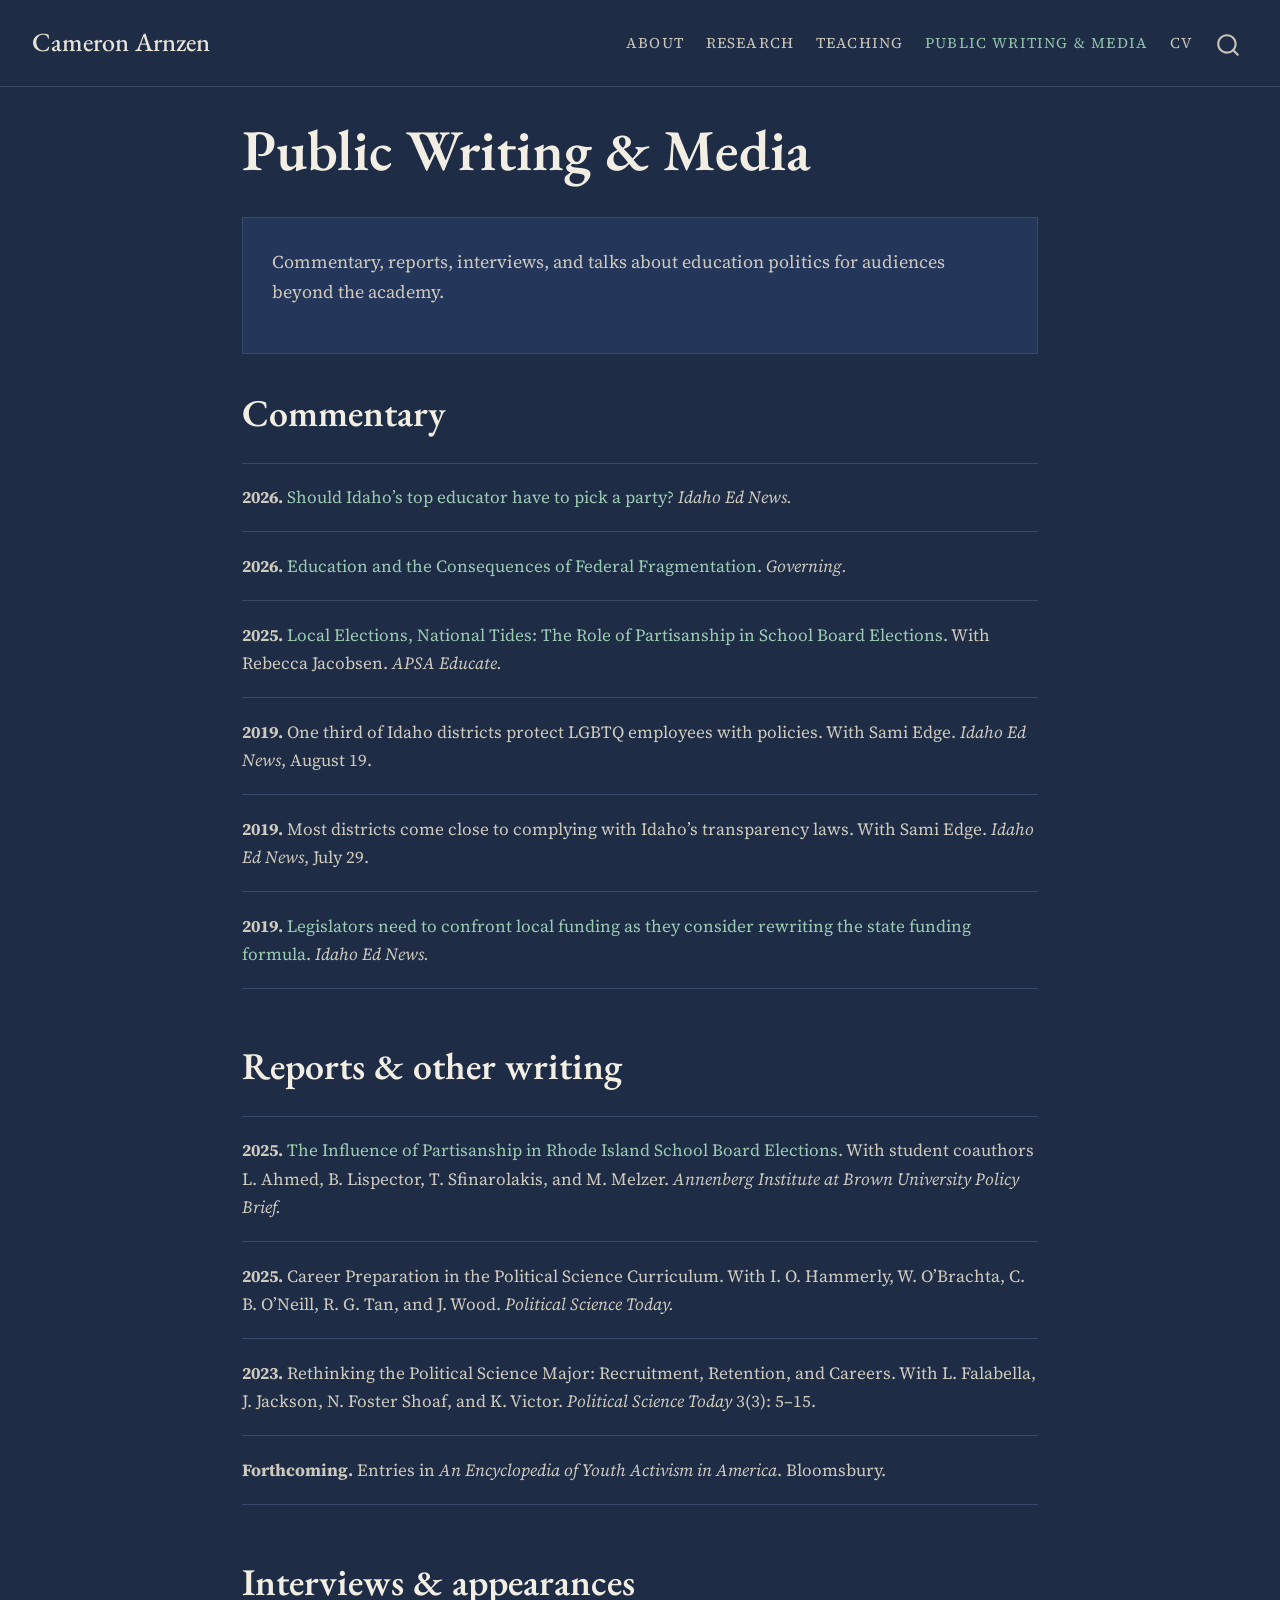
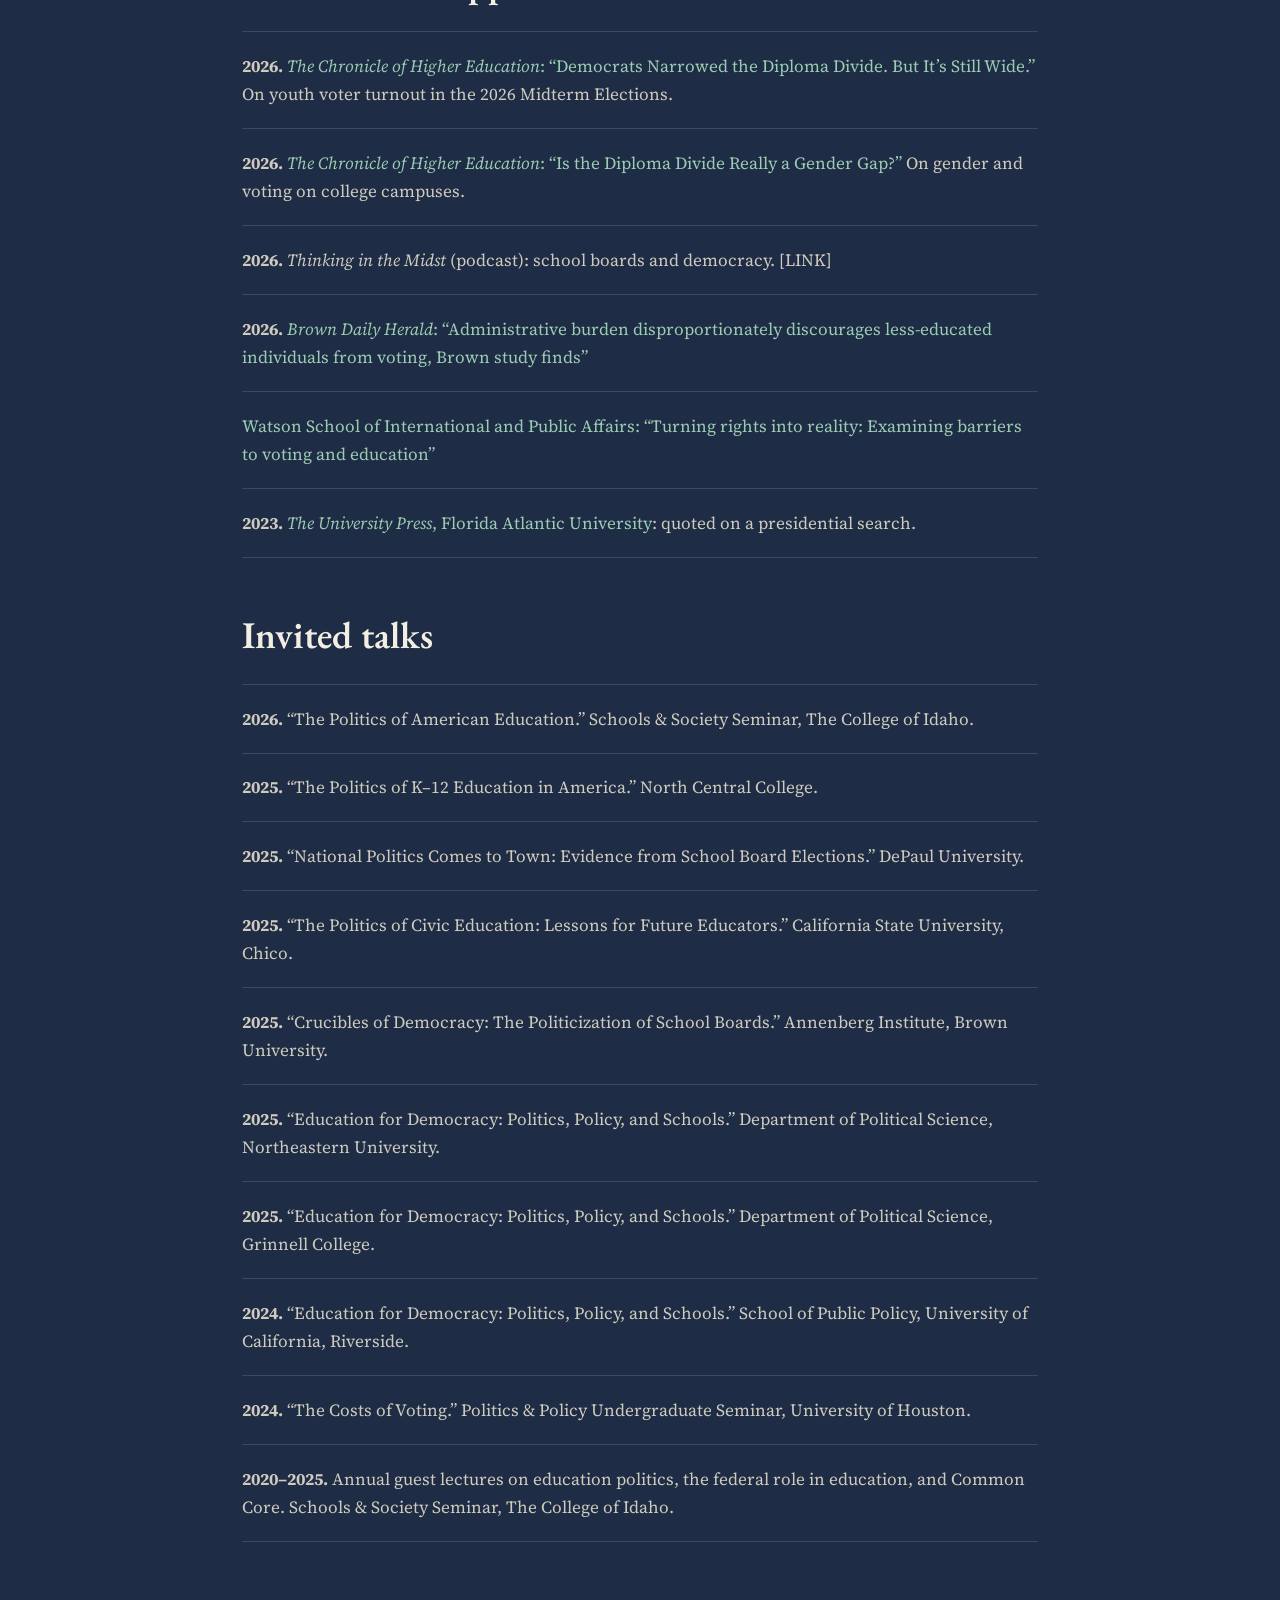
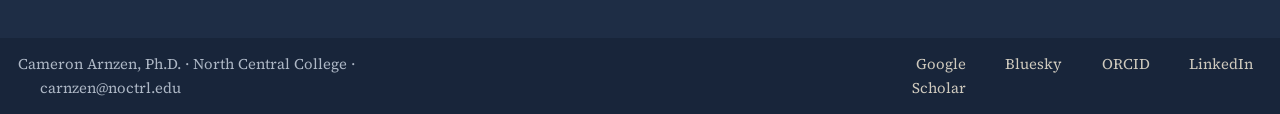
<file: docs/media.html>
<!DOCTYPE html>
<html xmlns="http://www.w3.org/1999/xhtml" lang="en" xml:lang="en"><head>

<meta charset="utf-8">
<meta name="generator" content="quarto-1.10.20">

<meta name="viewport" content="width=device-width, initial-scale=1.0, user-scalable=yes">


<title>Public Writing &amp; Media – Cameron Arnzen</title>
<style>
/* Default styles provided by pandoc.
** See https://pandoc.org/MANUAL.html#variables-for-html for config info.
*/
span.smallcaps{font-variant: small-caps;}
div.columns{display: flex; gap: 1.5em;}
div.column{flex: auto;}
@media screen {
div.columns{gap: min(4vw, 1.5em);}
div.column{overflow-x: auto;}
}
div.hanging-indent{margin-left: 1.5em; text-indent: -1.5em;}
ul.task-list{list-style: none;}
ul.task-list li input[type="checkbox"] {
  width: 0.8em;
  margin: 0 0.8em 0.2em -1em; /* quarto-specific, see https://github.com/quarto-dev/quarto-cli/issues/4556 */ 
  vertical-align: middle;
}
</style>


<script src="site_libs/quarto-nav/quarto-nav.js"></script>
<script src="site_libs/quarto-nav/headroom.min.js"></script>
<script src="site_libs/clipboard/clipboard.min.js"></script>
<script src="site_libs/quarto-search/autocomplete.umd.js"></script>
<script src="site_libs/quarto-search/fuse.min.js"></script>
<script src="site_libs/quarto-search/quarto-search.js"></script>
<meta name="quarto:offset" content="./">
<link href="./images/headshot.jpg" rel="icon" type="image/jpeg">
<script src="site_libs/quarto-html/quarto.js" type="module"></script>
<script src="site_libs/quarto-html/tabsets/tabsets.js" type="module"></script>
<script src="site_libs/quarto-html/popper.min.js"></script>
<script src="site_libs/quarto-html/tippy.umd.min.js"></script>
<script src="site_libs/quarto-html/anchor.min.js"></script>
<link href="site_libs/quarto-html/tippy.css" rel="stylesheet">
<link href="site_libs/quarto-html/quarto-syntax-highlighting-dark-0ae969d3293726db143f6e9eb89af930.css" rel="stylesheet" id="quarto-text-highlighting-styles">
<script src="site_libs/bootstrap/bootstrap.min.js"></script>
<link href="site_libs/bootstrap/bootstrap-icons.css" rel="stylesheet">
<link href="site_libs/bootstrap/bootstrap-fa60f67ae503ca3a6656053df5462b7f.min.css" rel="stylesheet" append-hash="true" id="quarto-bootstrap" data-mode="dark">
<script id="quarto-search-options" type="application/json">{
  "location": "navbar",
  "copy-button": false,
  "collapse-after": 3,
  "panel-placement": "end",
  "type": "overlay",
  "limit": 50,
  "keyboard-shortcut": [
    "f",
    "/",
    "s"
  ],
  "show-item-context": false,
  "language": {
    "search-no-results-text": "No results",
    "search-matching-documents-text": "matching documents",
    "search-copy-link-title": "Copy link to search",
    "search-hide-matches-text": "Hide additional matches",
    "search-more-match-text": "more match in this document",
    "search-more-matches-text": "more matches in this document",
    "search-clear-button-title": "Clear",
    "search-text-placeholder": "",
    "search-detached-cancel-button-title": "Cancel",
    "search-submit-button-title": "Submit",
    "search-label": "Search"
  }
}</script>
<style>html{ scroll-behavior: smooth; }</style>


</head>

<body class="nav-fixed fullcontent quarto-light">

<div id="quarto-search-results"></div>
  <header id="quarto-header" class="headroom fixed-top">
    <nav class="navbar navbar-expand-lg " data-bs-theme="dark">
      <div class="navbar-container container-fluid">
      <div class="navbar-brand-container mx-auto">
    <a class="navbar-brand" href="./index.html">
    <span class="navbar-title">Cameron Arnzen</span>
    </a>
  </div>
            <div id="quarto-search" class="" title="Search"></div>
          <button class="navbar-toggler" type="button" data-bs-toggle="collapse" data-bs-target="#navbarCollapse" aria-controls="navbarCollapse" role="menu" aria-expanded="false" aria-label="Toggle navigation" onclick="if (window.quartoToggleHeadroom) { window.quartoToggleHeadroom(); }">
  <span class="navbar-toggler-icon"></span>
</button>
          <div class="collapse navbar-collapse" id="navbarCollapse">
            <ul class="navbar-nav navbar-nav-scroll ms-auto">
  <li class="nav-item">
    <a class="nav-link" href="./about.html"> 
<span class="menu-text">About</span></a>
  </li>  
  <li class="nav-item">
    <a class="nav-link" href="./research.html"> 
<span class="menu-text">Research</span></a>
  </li>  
  <li class="nav-item">
    <a class="nav-link" href="./teaching.html"> 
<span class="menu-text">Teaching</span></a>
  </li>  
  <li class="nav-item">
    <a class="nav-link active" href="./media.html" aria-current="page"> 
<span class="menu-text">Public Writing &amp; Media</span></a>
  </li>  
  <li class="nav-item">
    <a class="nav-link" href="./files/arnzen-cv.pdf" target="_blank"> 
<span class="menu-text">CV</span></a>
  </li>  
</ul>
          </div> <!-- /navcollapse -->
            <div class="quarto-navbar-tools">
</div>
      </div> <!-- /container-fluid -->
    </nav>
</header>
<!-- content -->
<div id="quarto-content" class="quarto-container page-columns page-rows-contents page-layout-article page-navbar">
<!-- sidebar -->
<!-- margin-sidebar -->
    
<!-- main -->
<main class="content" id="quarto-document-content">

<header id="title-block-header" class="quarto-title-block default">
<div class="quarto-title">
<h1 class="title">Public Writing &amp; Media</h1>
</div>



<div class="quarto-title-meta">

    
  
    
  </div>
  


</header>


<div class="callout-box">
<p>Commentary, reports, interviews, and talks about education politics for audiences beyond the academy.</p>
</div>
<section id="commentary" class="level2">
<h2 class="anchored" data-anchor-id="commentary">Commentary</h2>
<div class="pub-list">
<ul>
<li><strong>2026.</strong> <a href="https://www.idahoednews.org/voices/should-idahos-top-educator-have-to-pick-a-party/">Should Idaho’s top educator have to pick a party?</a> <em>Idaho Ed News.</em></li>
<li><strong>2026.</strong> <a href="https://www.governing.com/management-and-administration/education-and-the-consequences-of-federal-fragmentation">Education and the Consequences of Federal Fragmentation</a>. <em>Governing.</em></li>
<li><strong>2025.</strong> <a href="https://politicalsciencenow.com/local-elections-national-tides-the-role-of-partisanship-in-school-board-elections-2024-post-election-reflection-series/">Local Elections, National Tides: The Role of Partisanship in School Board Elections</a>. With Rebecca Jacobsen. <em>APSA Educate.</em></li>
<li><strong>2019.</strong> One third of Idaho districts protect LGBTQ employees with policies. With Sami Edge. <em>Idaho Ed News</em>, August 19.</li>
<li><strong>2019.</strong> Most districts come close to complying with Idaho’s transparency laws. With Sami Edge. <em>Idaho Ed News</em>, July 29.</li>
<li><strong>2019.</strong> <a href="https://www.idahoednews.org/voices/legislators-need-to-confront-local-funding-as-they-consider-rewriting-the-state-funding-formula/">Legislators need to confront local funding as they consider rewriting the state funding formula</a>. <em>Idaho Ed News.</em></li>
</ul>
</div>
</section>
<section id="reports-other-writing" class="level2">
<h2 class="anchored" data-anchor-id="reports-other-writing">Reports &amp; other writing</h2>
<div class="pub-list">
<ul>
<li><strong>2025.</strong> <a href="https://annenberg.brown.edu/news/influence-partisanship-rhode-island-school-board-elections">The Influence of Partisanship in Rhode Island School Board Elections</a>. With student coauthors L. Ahmed, B. Lispector, T. Sfinarolakis, and M. Melzer. <em>Annenberg Institute at Brown University Policy Brief.</em></li>
<li><strong>2025.</strong> Career Preparation in the Political Science Curriculum. With I. O. Hammerly, W. O’Brachta, C. B. O’Neill, R. G. Tan, and J. Wood. <em>Political Science Today.</em></li>
<li><strong>2023.</strong> Rethinking the Political Science Major: Recruitment, Retention, and Careers. With L. Falabella, J. Jackson, N. Foster Shoaf, and K. Victor. <em>Political Science Today</em> 3(3): 5–15.</li>
<li><strong>Forthcoming.</strong> Entries in <em>An Encyclopedia of Youth Activism in America</em>. Bloomsbury.</li>
</ul>
</div>
</section>
<section id="interviews-appearances" class="level2">
<h2 class="anchored" data-anchor-id="interviews-appearances">Interviews &amp; appearances</h2>
<div class="pub-list">
<ul>
<li><strong>2026.</strong> <a href="https://www.chronicle.com/article/democrats-narrowed-the-diploma-divide-but-its-still-wide"><em>The Chronicle of Higher Education</em>: “Democrats Narrowed the Diploma Divide. But It’s Still Wide.”</a> On youth voter turnout in the 2026 Midterm Elections.</li>
<li><strong>2026.</strong> <a href="https://www.chronicle.com/article/is-the-diploma-divide-really-a-gender-gap"><em>The Chronicle of Higher Education</em>: “Is the Diploma Divide Really a Gender Gap?”</a> On gender and voting on college campuses.</li>
<li><strong>2026.</strong> <em>Thinking in the Midst</em> (podcast): school boards and democracy. [LINK]</li>
<li><strong>2026.</strong> <a href="https://www.browndailyherald.com/article/administrative-burden-disproportionately-discourages-less-educated-individuals-from-voting-brown-study-finds-20260331"><em>Brown Daily Herald</em>: “Administrative burden disproportionately discourages less-educated individuals from voting, Brown study finds”</a></li>
<li><a href="https://home.watson.brown.edu/news/news-from-watson/realizing-rights">Watson School of International and Public Affairs: “Turning rights into reality: Examining barriers to voting and education”</a></li>
<li><strong>2023.</strong> <a href="https://www.upressonline.com/2023/09/proud-to-call-barbara-my-friend-experts-say-friendship-between-rep-randy-fine-barbara-feingold-complicates-presidential-search/"><em>The University Press</em>, Florida Atlantic University</a>: quoted on a presidential search.</li>
</ul>
</div>
</section>
<section id="invited-talks" class="level2">
<h2 class="anchored" data-anchor-id="invited-talks">Invited talks</h2>
<div class="pub-list">
<ul>
<li><strong>2026.</strong> “The Politics of American Education.” Schools &amp; Society Seminar, The College of Idaho.</li>
<li><strong>2025.</strong> “The Politics of K–12 Education in America.” North Central College.</li>
<li><strong>2025.</strong> “National Politics Comes to Town: Evidence from School Board Elections.” DePaul University.</li>
<li><strong>2025.</strong> “The Politics of Civic Education: Lessons for Future Educators.” California State University, Chico.</li>
<li><strong>2025.</strong> “Crucibles of Democracy: The Politicization of School Boards.” Annenberg Institute, Brown University.</li>
<li><strong>2025.</strong> “Education for Democracy: Politics, Policy, and Schools.” Department of Political Science, Northeastern University.</li>
<li><strong>2025.</strong> “Education for Democracy: Politics, Policy, and Schools.” Department of Political Science, Grinnell College.</li>
<li><strong>2024.</strong> “Education for Democracy: Politics, Policy, and Schools.” School of Public Policy, University of California, Riverside.</li>
<li><strong>2024.</strong> “The Costs of Voting.” Politics &amp; Policy Undergraduate Seminar, University of Houston.</li>
<li><strong>2020–2025.</strong> Annual guest lectures on education politics, the federal role in education, and Common Core. Schools &amp; Society Seminar, The College of Idaho.</li>
</ul>
</div>


</section>

</main> <!-- /main -->
<script id="quarto-html-after-body" type="application/javascript">
  window.document.addEventListener("DOMContentLoaded", function (event) {
    const icon = "";
    const anchorJS = new window.AnchorJS();
    anchorJS.options = {
      placement: 'right',
      icon: icon
    };
    anchorJS.add('.anchored');
    const isCodeAnnotation = (el) => {
      for (const clz of el.classList) {
        if (clz.startsWith('code-annotation-')) {                     
          return true;
        }
      }
      return false;
    }
    const onCopySuccess = function(e) {
      // button target
      const button = e.trigger;
      // don't keep focus
      button.blur();
      // flash "checked"
      button.classList.add('code-copy-button-checked');
      var currentTitle = button.getAttribute("title");
      button.setAttribute("title", "Copied!");
      let tooltip;
      if (window.bootstrap) {
        button.setAttribute("data-bs-toggle", "tooltip");
        button.setAttribute("data-bs-placement", "left");
        button.setAttribute("data-bs-title", "Copied!");
        tooltip = new bootstrap.Tooltip(button, 
          { trigger: "manual", 
            customClass: "code-copy-button-tooltip",
            offset: [0, -8]});
        tooltip.show();    
      }
      setTimeout(function() {
        if (tooltip) {
          tooltip.hide();
          button.removeAttribute("data-bs-title");
          button.removeAttribute("data-bs-toggle");
          button.removeAttribute("data-bs-placement");
        }
        button.setAttribute("title", currentTitle);
        button.classList.remove('code-copy-button-checked');
      }, 1000);
      // clear code selection
      e.clearSelection();
    }
    const getTextToCopy = function(trigger) {
      const outerScaffold = trigger.parentElement.cloneNode(true);
      const codeEl = outerScaffold.querySelector('code');
      for (const childEl of codeEl.children) {
        if (isCodeAnnotation(childEl)) {
          childEl.remove();
        }
      }
      return codeEl.innerText;
    }
    const clipboard = new window.ClipboardJS('.code-copy-button:not([data-in-quarto-modal])', {
      text: getTextToCopy
    });
    clipboard.on('success', onCopySuccess);
    if (window.document.getElementById('quarto-embedded-source-code-modal')) {
      const clipboardModal = new window.ClipboardJS('.code-copy-button[data-in-quarto-modal]', {
        text: getTextToCopy,
        container: window.document.getElementById('quarto-embedded-source-code-modal')
      });
      clipboardModal.on('success', onCopySuccess);
    }
      var localhostRegex = new RegExp(/^(?:http|https):\/\/localhost\:?[0-9]*\//);
      var mailtoRegex = new RegExp(/^mailto:/);
        var filterRegex = new RegExp("https:\/\/www\.cameronarnzen\.com");
      var isInternal = (href) => {
          return filterRegex.test(href) || localhostRegex.test(href) || mailtoRegex.test(href);
      }
      // Inspect non-navigation links and adorn them if external
     var links = window.document.querySelectorAll('a[href]:not(.nav-link):not(.navbar-brand):not(.toc-action):not(.sidebar-link):not(.sidebar-item-toggle):not(.pagination-link):not(.no-external):not([aria-hidden]):not(.dropdown-item):not(.quarto-navigation-tool):not(.about-link)');
      for (var i=0; i<links.length; i++) {
        const link = links[i];
        if (!isInternal(link.href)) {
          // undo the damage that might have been done by quarto-nav.js in the case of
          // links that we want to consider external
          if (link.dataset.originalHref !== undefined) {
            link.href = link.dataset.originalHref;
          }
            // target, if specified
            link.setAttribute("target", "_blank");
            if (link.getAttribute("rel") === null) {
              link.setAttribute("rel", "noopener");
            }
        }
      }
    function tippyHover(el, contentFn, onTriggerFn, onUntriggerFn) {
      const config = {
        allowHTML: true,
        maxWidth: 500,
        delay: 100,
        arrow: false,
        appendTo: function(el) {
            return el.parentElement;
        },
        interactive: true,
        interactiveBorder: 10,
        theme: 'quarto',
        placement: 'bottom-start',
      };
      if (contentFn) {
        config.content = contentFn;
      }
      if (onTriggerFn) {
        config.onTrigger = onTriggerFn;
      }
      if (onUntriggerFn) {
        config.onUntrigger = onUntriggerFn;
      }
      window.tippy(el, config); 
    }
    const noterefs = window.document.querySelectorAll('a[role="doc-noteref"]');
    for (var i=0; i<noterefs.length; i++) {
      const ref = noterefs[i];
      tippyHover(ref, function() {
        // use id or data attribute instead here
        let href = ref.getAttribute('data-footnote-href') || ref.getAttribute('href');
        try { href = new URL(href).hash; } catch {}
        const id = href.replace(/^#\/?/, "");
        const note = window.document.getElementById(id);
        if (note) {
          return note.innerHTML;
        } else {
          return "";
        }
      });
    }
    const xrefs = window.document.querySelectorAll('a.quarto-xref');
    const processXRef = (id, note) => {
      // Strip column container classes
      const stripColumnClz = (el) => {
        el.classList.remove("page-full", "page-columns");
        if (el.children) {
          for (const child of el.children) {
            stripColumnClz(child);
          }
        }
      }
      stripColumnClz(note)
      if (id === null || id.startsWith('sec-')) {
        // Special case sections, only their first couple elements
        const container = document.createElement("div");
        if (note.children && note.children.length > 2) {
          container.appendChild(note.children[0].cloneNode(true));
          for (let i = 1; i < note.children.length; i++) {
            const child = note.children[i];
            if (child.tagName === "P" && child.innerText === "") {
              continue;
            } else {
              container.appendChild(child.cloneNode(true));
              break;
            }
          }
          if (window.Quarto?.typesetMath) {
            window.Quarto.typesetMath(container);
          }
          return container.innerHTML
        } else {
          if (window.Quarto?.typesetMath) {
            window.Quarto.typesetMath(note);
          }
          return note.innerHTML;
        }
      } else {
        // Remove any anchor links if they are present
        const anchorLink = note.querySelector('a.anchorjs-link');
        if (anchorLink) {
          anchorLink.remove();
        }
        if (window.Quarto?.typesetMath) {
          window.Quarto.typesetMath(note);
        }
        if (note.classList.contains("callout")) {
          return note.outerHTML;
        } else {
          return note.innerHTML;
        }
      }
    }
    for (var i=0; i<xrefs.length; i++) {
      const xref = xrefs[i];
      tippyHover(xref, undefined, function(instance) {
        instance.disable();
        let url = xref.getAttribute('href');
        let hash = undefined; 
        if (url.startsWith('#')) {
          hash = url;
        } else {
          try { hash = new URL(url).hash; } catch {}
        }
        if (hash) {
          const id = hash.replace(/^#\/?/, "");
          const note = window.document.getElementById(id);
          if (note !== null) {
            try {
              const html = processXRef(id, note.cloneNode(true));
              instance.setContent(html);
            } finally {
              instance.enable();
              instance.show();
            }
          } else {
            // See if we can fetch this
            fetch(url.split('#')[0])
            .then(res => res.text())
            .then(html => {
              const parser = new DOMParser();
              const htmlDoc = parser.parseFromString(html, "text/html");
              const note = htmlDoc.getElementById(id);
              if (note !== null) {
                const html = processXRef(id, note);
                instance.setContent(html);
              } 
            }).finally(() => {
              instance.enable();
              instance.show();
            });
          }
        } else {
          // See if we can fetch a full url (with no hash to target)
          // This is a special case and we should probably do some content thinning / targeting
          fetch(url)
          .then(res => res.text())
          .then(html => {
            const parser = new DOMParser();
            const htmlDoc = parser.parseFromString(html, "text/html");
            const note = htmlDoc.querySelector('main.content');
            if (note !== null) {
              // This should only happen for chapter cross references
              // (since there is no id in the URL)
              // remove the first header
              if (note.children.length > 0 && note.children[0].tagName === "HEADER") {
                note.children[0].remove();
              }
              const html = processXRef(null, note);
              instance.setContent(html);
            } 
          }).finally(() => {
            instance.enable();
            instance.show();
          });
        }
      }, function(instance) {
      });
    }
        let selectedAnnoteEl;
        const selectorForAnnotation = ( cell, annotation) => {
          let cellAttr = 'data-code-cell="' + cell + '"';
          let lineAttr = 'data-code-annotation="' +  annotation + '"';
          const selector = 'span[' + cellAttr + '][' + lineAttr + ']';
          return selector;
        }
        const selectCodeLines = (annoteEl) => {
          const doc = window.document;
          const targetCell = annoteEl.getAttribute("data-target-cell");
          const targetAnnotation = annoteEl.getAttribute("data-target-annotation");
          const annoteSpan = window.document.querySelector(selectorForAnnotation(targetCell, targetAnnotation));
          const lines = annoteSpan.getAttribute("data-code-lines").split(",");
          const lineIds = lines.map((line) => {
            return targetCell + "-" + line;
          })
          let top = null;
          let height = null;
          let parent = null;
          if (lineIds.length > 0) {
              //compute the position of the single el (top and bottom and make a div)
              const el = window.document.getElementById(lineIds[0]);
              top = el.offsetTop;
              height = el.offsetHeight;
              parent = el.parentElement.parentElement;
            if (lineIds.length > 1) {
              const lastEl = window.document.getElementById(lineIds[lineIds.length - 1]);
              const bottom = lastEl.offsetTop + lastEl.offsetHeight;
              height = bottom - top;
            }
            if (top !== null && height !== null && parent !== null) {
              // cook up a div (if necessary) and position it 
              let div = window.document.getElementById("code-annotation-line-highlight");
              if (div === null) {
                div = window.document.createElement("div");
                div.setAttribute("id", "code-annotation-line-highlight");
                div.style.position = 'absolute';
                parent.appendChild(div);
              }
              div.style.top = top - 2 + "px";
              div.style.height = height + 4 + "px";
              div.style.left = 0;
              let gutterDiv = window.document.getElementById("code-annotation-line-highlight-gutter");
              if (gutterDiv === null) {
                gutterDiv = window.document.createElement("div");
                gutterDiv.setAttribute("id", "code-annotation-line-highlight-gutter");
                gutterDiv.style.position = 'absolute';
                const codeCell = window.document.getElementById(targetCell);
                const gutter = codeCell.querySelector('.code-annotation-gutter');
                gutter.appendChild(gutterDiv);
              }
              gutterDiv.style.top = top - 2 + "px";
              gutterDiv.style.height = height + 4 + "px";
            }
            selectedAnnoteEl = annoteEl;
          }
        };
        const unselectCodeLines = () => {
          const elementsIds = ["code-annotation-line-highlight", "code-annotation-line-highlight-gutter"];
          elementsIds.forEach((elId) => {
            const div = window.document.getElementById(elId);
            if (div) {
              div.remove();
            }
          });
          selectedAnnoteEl = undefined;
        };
          // Handle positioning of the toggle
      window.addEventListener(
        "resize",
        throttle(() => {
          elRect = undefined;
          if (selectedAnnoteEl) {
            selectCodeLines(selectedAnnoteEl);
          }
        }, 10)
      );
      function throttle(fn, ms) {
      let throttle = false;
      let timer;
        return (...args) => {
          if(!throttle) { // first call gets through
              fn.apply(this, args);
              throttle = true;
          } else { // all the others get throttled
              if(timer) clearTimeout(timer); // cancel #2
              timer = setTimeout(() => {
                fn.apply(this, args);
                timer = throttle = false;
              }, ms);
          }
        };
      }
        // Attach click handler to the DT
        const annoteDls = window.document.querySelectorAll('dt[data-target-cell]');
        for (const annoteDlNode of annoteDls) {
          annoteDlNode.addEventListener('click', (event) => {
            const clickedEl = event.target;
            if (clickedEl !== selectedAnnoteEl) {
              unselectCodeLines();
              const activeEl = window.document.querySelector('dt[data-target-cell].code-annotation-active');
              if (activeEl) {
                activeEl.classList.remove('code-annotation-active');
              }
              selectCodeLines(clickedEl);
              clickedEl.classList.add('code-annotation-active');
            } else {
              // Unselect the line
              unselectCodeLines();
              clickedEl.classList.remove('code-annotation-active');
            }
          });
        }
    const findCites = (el) => {
      const parentEl = el.parentElement;
      if (parentEl) {
        const cites = parentEl.dataset.cites;
        if (cites) {
          return {
            el,
            cites: cites.split(' ')
          };
        } else {
          return findCites(el.parentElement)
        }
      } else {
        return undefined;
      }
    };
    var bibliorefs = window.document.querySelectorAll('a[role="doc-biblioref"]');
    for (var i=0; i<bibliorefs.length; i++) {
      const ref = bibliorefs[i];
      const citeInfo = findCites(ref);
      if (citeInfo) {
        tippyHover(citeInfo.el, function() {
          var popup = window.document.createElement('div');
          citeInfo.cites.forEach(function(cite) {
            var citeDiv = window.document.createElement('div');
            citeDiv.classList.add('hanging-indent');
            citeDiv.classList.add('csl-entry');
            var biblioDiv = window.document.getElementById('ref-' + cite);
            if (biblioDiv) {
              citeDiv.innerHTML = biblioDiv.innerHTML;
            }
            popup.appendChild(citeDiv);
          });
          return popup.innerHTML;
        });
      }
    }
  });
  </script>
</div> <!-- /content -->
<footer class="footer">
  <div class="nav-footer">
    <div class="nav-footer-left">
<p>Cameron Arnzen, Ph.D.&nbsp;· North Central College · <a href="mailto:carnzen@noctrl.edu">carnzen@noctrl.edu</a></p>
</div>   
    <div class="nav-footer-center">
      &nbsp;
    </div>
    <div class="nav-footer-right">
      <ul class="footer-items list-unstyled">
    <li class="nav-item">
    <a class="nav-link" href="https://scholar.google.com/citations?user=Y6XLwqYAAAAJ&amp;hl=en">
<p>Google Scholar</p>
</a>
  </li>  
    <li class="nav-item">
    <a class="nav-link" href="https://bsky.app/profile/camarnzen.bsky.social">
<p>Bluesky</p>
</a>
  </li>  
    <li class="nav-item">
    <a class="nav-link" href="https://orcid.org/0000-0001-9076-2655">
<p>ORCID</p>
</a>
  </li>  
    <li class="nav-item">
    <a class="nav-link" href="https://www.linkedin.com/in/cameron-arnzen/">
<p>LinkedIn</p>
</a>
  </li>  
</ul>
    </div>
  </div>
</footer>




<script src="site_libs/quarto-html/zenscroll-min.js"></script>
</body></html>
</file>
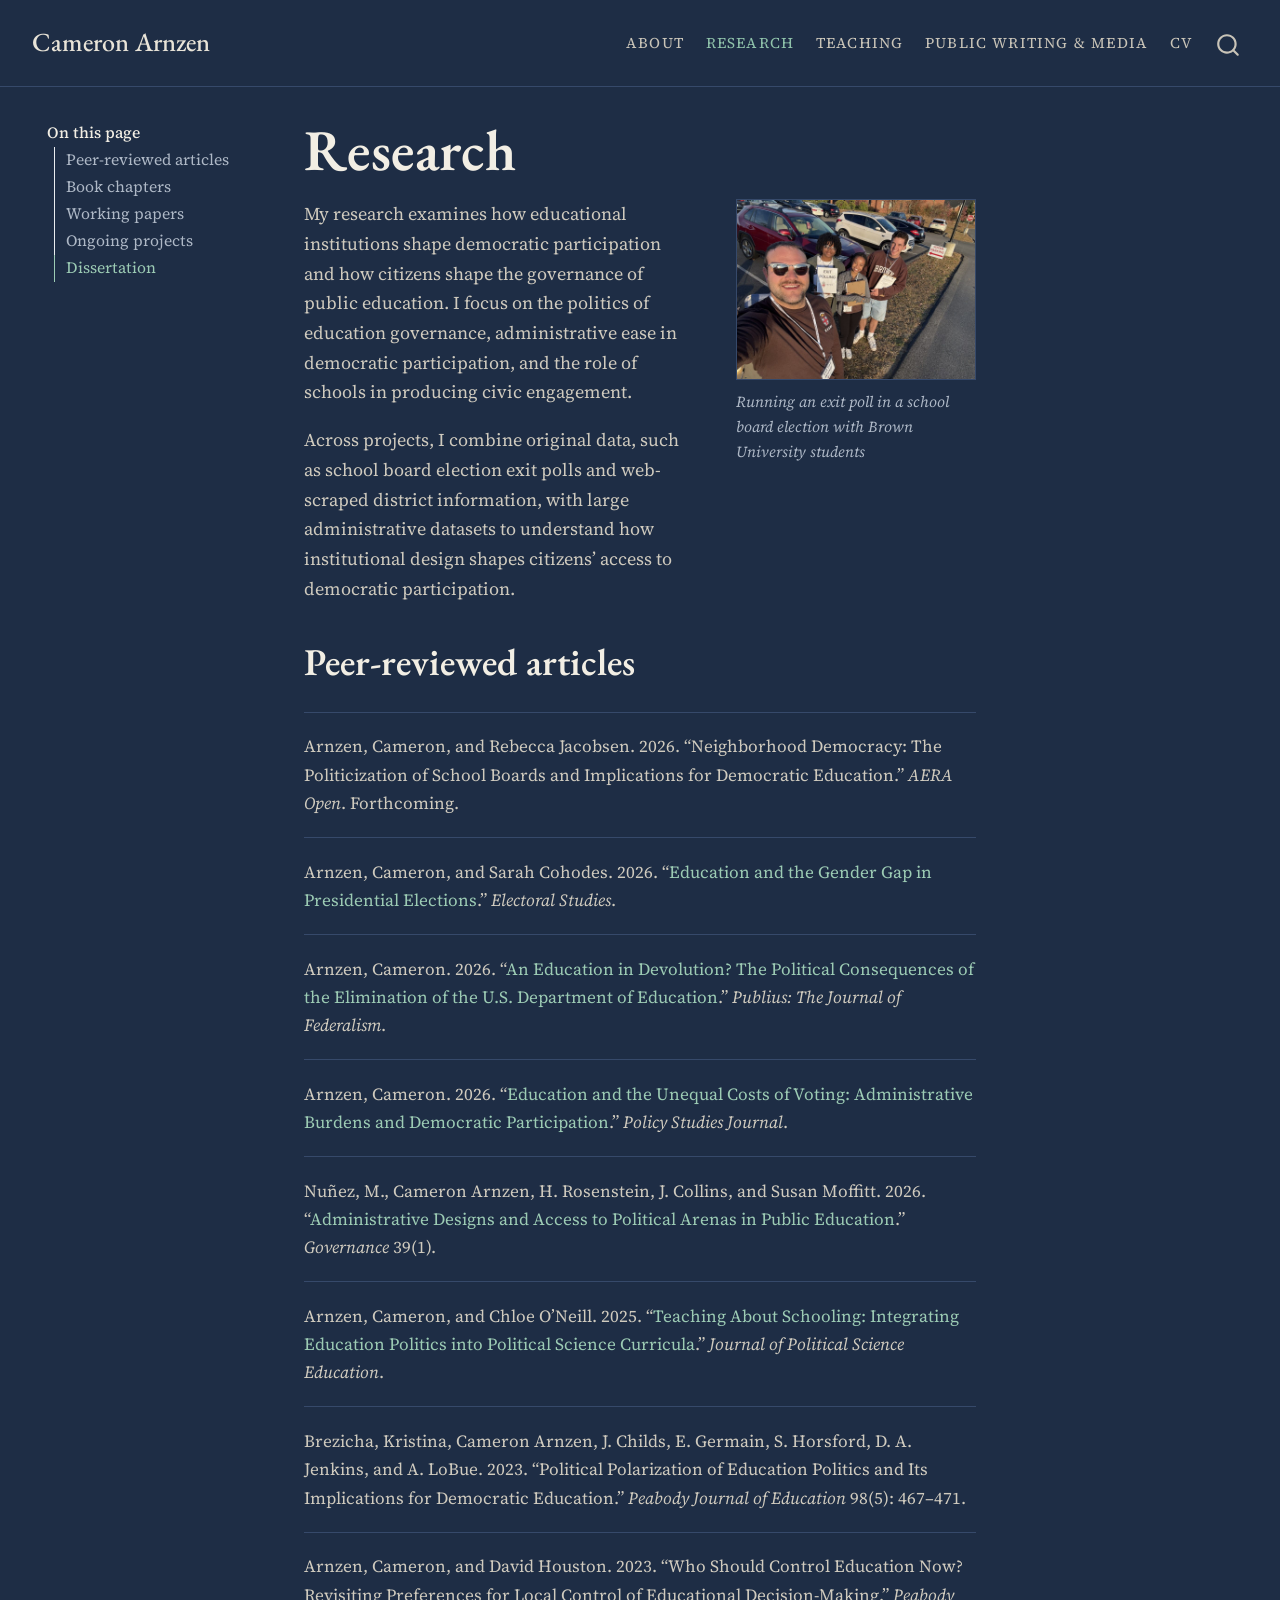
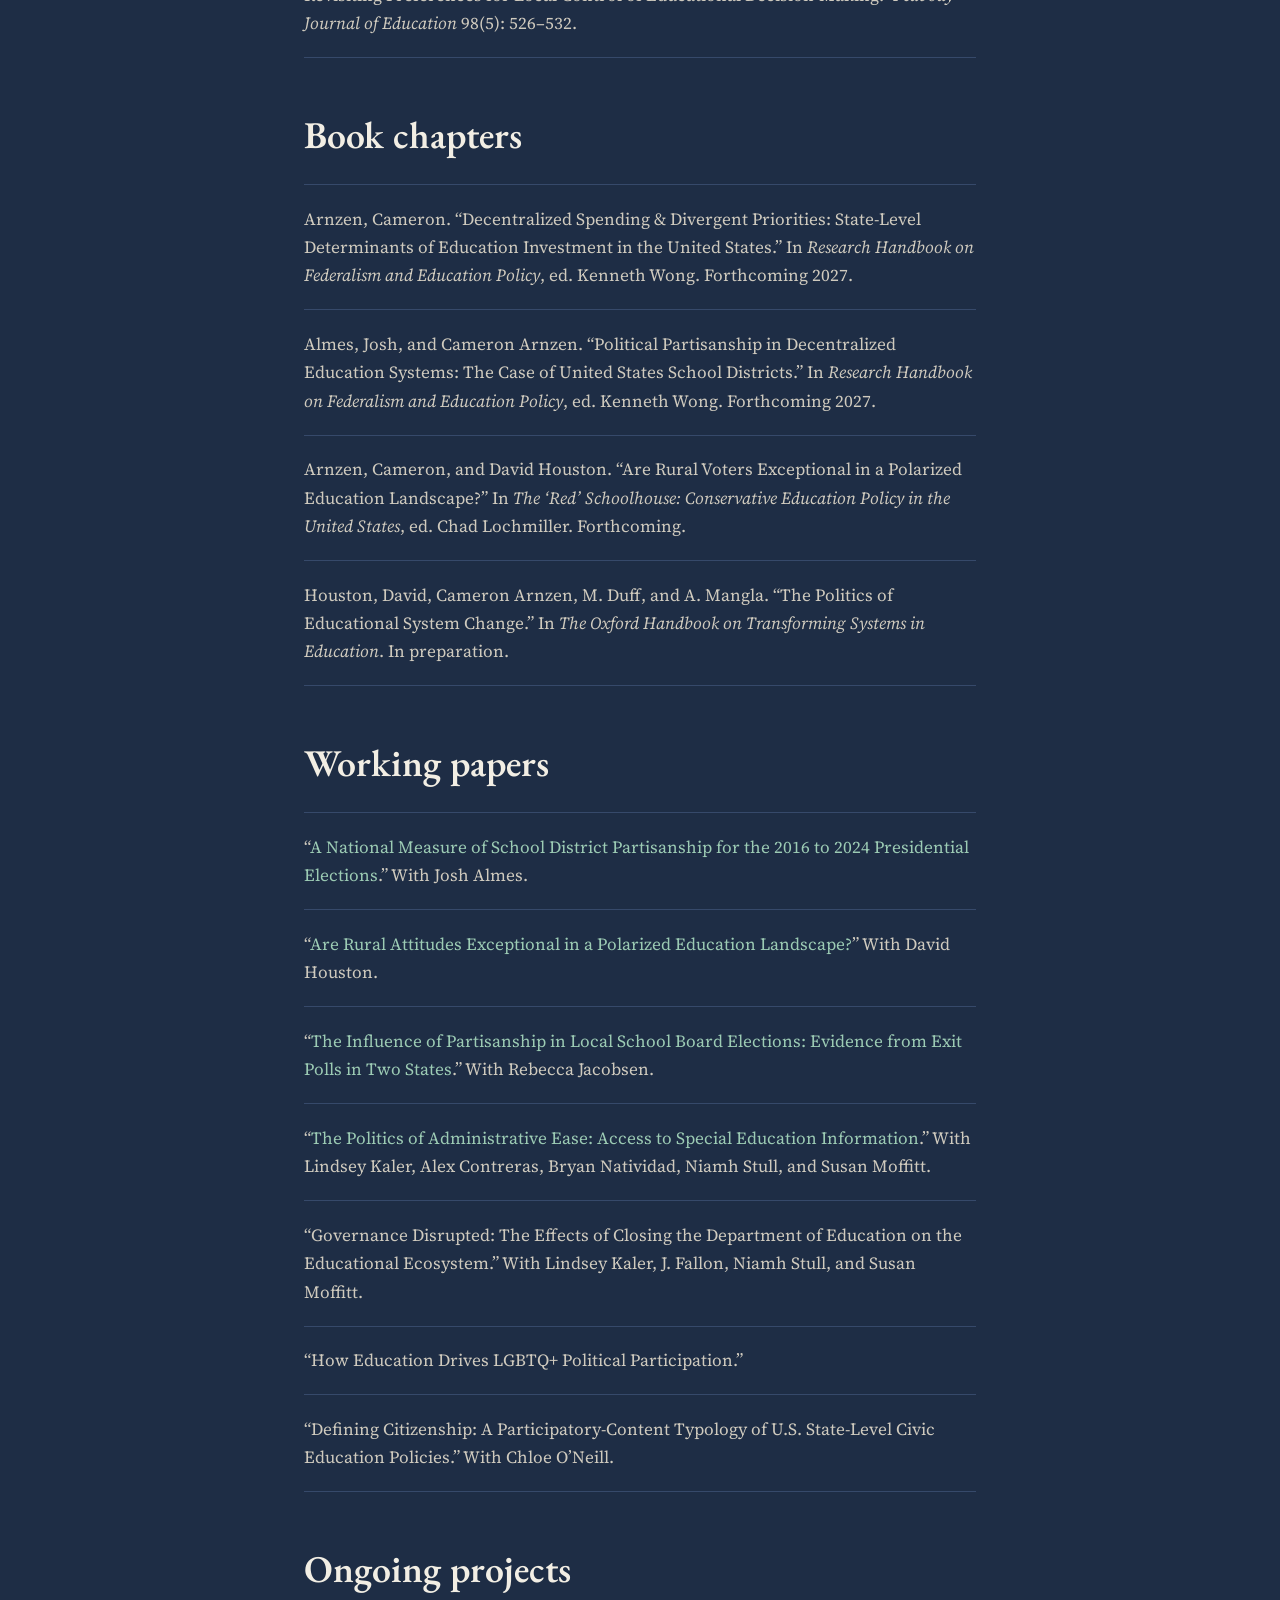
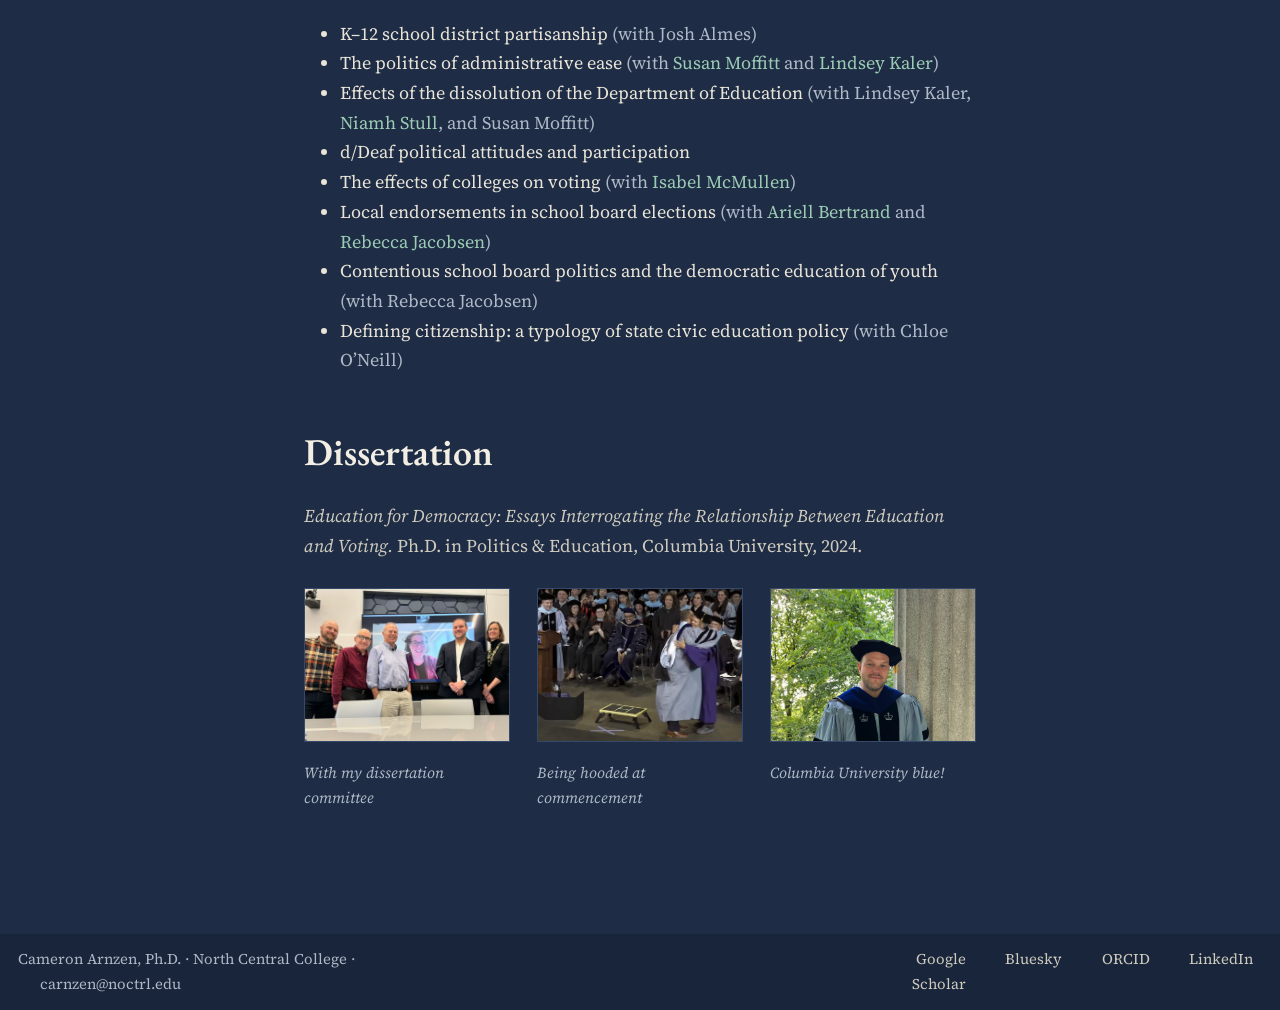
<file: docs/research.html>
<!DOCTYPE html>
<html xmlns="http://www.w3.org/1999/xhtml" lang="en" xml:lang="en"><head>

<meta charset="utf-8">
<meta name="generator" content="quarto-1.10.20">

<meta name="viewport" content="width=device-width, initial-scale=1.0, user-scalable=yes">


<title>Research – Cameron Arnzen</title>
<style>
/* Default styles provided by pandoc.
** See https://pandoc.org/MANUAL.html#variables-for-html for config info.
*/
span.smallcaps{font-variant: small-caps;}
div.columns{display: flex; gap: 1.5em;}
div.column{flex: auto;}
@media screen {
div.columns{gap: min(4vw, 1.5em);}
div.column{overflow-x: auto;}
}
div.hanging-indent{margin-left: 1.5em; text-indent: -1.5em;}
ul.task-list{list-style: none;}
ul.task-list li input[type="checkbox"] {
  width: 0.8em;
  margin: 0 0.8em 0.2em -1em; /* quarto-specific, see https://github.com/quarto-dev/quarto-cli/issues/4556 */ 
  vertical-align: middle;
}
</style>


<script src="site_libs/quarto-nav/quarto-nav.js"></script>
<script src="site_libs/quarto-nav/headroom.min.js"></script>
<script src="site_libs/clipboard/clipboard.min.js"></script>
<script src="site_libs/quarto-search/autocomplete.umd.js"></script>
<script src="site_libs/quarto-search/fuse.min.js"></script>
<script src="site_libs/quarto-search/quarto-search.js"></script>
<meta name="quarto:offset" content="./">
<link href="./images/headshot.jpg" rel="icon" type="image/jpeg">
<script src="site_libs/quarto-html/quarto.js" type="module"></script>
<script src="site_libs/quarto-html/tabsets/tabsets.js" type="module"></script>
<script src="site_libs/quarto-html/popper.min.js"></script>
<script src="site_libs/quarto-html/tippy.umd.min.js"></script>
<script src="site_libs/quarto-html/anchor.min.js"></script>
<link href="site_libs/quarto-html/tippy.css" rel="stylesheet">
<link href="site_libs/quarto-html/quarto-syntax-highlighting-dark-0ae969d3293726db143f6e9eb89af930.css" rel="stylesheet" id="quarto-text-highlighting-styles">
<script src="site_libs/bootstrap/bootstrap.min.js"></script>
<link href="site_libs/bootstrap/bootstrap-icons.css" rel="stylesheet">
<link href="site_libs/bootstrap/bootstrap-fa60f67ae503ca3a6656053df5462b7f.min.css" rel="stylesheet" append-hash="true" id="quarto-bootstrap" data-mode="dark">
<script src="site_libs/quarto-contrib/glightbox/glightbox.min.js"></script>
<link href="site_libs/quarto-contrib/glightbox/glightbox.min.css" rel="stylesheet">
<link href="site_libs/quarto-contrib/glightbox/lightbox.css" rel="stylesheet">
<script id="quarto-search-options" type="application/json">{
  "location": "navbar",
  "copy-button": false,
  "collapse-after": 3,
  "panel-placement": "end",
  "type": "overlay",
  "limit": 50,
  "keyboard-shortcut": [
    "f",
    "/",
    "s"
  ],
  "show-item-context": false,
  "language": {
    "search-no-results-text": "No results",
    "search-matching-documents-text": "matching documents",
    "search-copy-link-title": "Copy link to search",
    "search-hide-matches-text": "Hide additional matches",
    "search-more-match-text": "more match in this document",
    "search-more-matches-text": "more matches in this document",
    "search-clear-button-title": "Clear",
    "search-text-placeholder": "",
    "search-detached-cancel-button-title": "Cancel",
    "search-submit-button-title": "Submit",
    "search-label": "Search"
  }
}</script>
<style>html{ scroll-behavior: smooth; }</style>


</head>

<body class="floating nav-fixed quarto-light">

<div id="quarto-search-results"></div>
  <header id="quarto-header" class="headroom fixed-top">
    <nav class="navbar navbar-expand-lg " data-bs-theme="dark">
      <div class="navbar-container container-fluid">
      <div class="navbar-brand-container mx-auto">
    <a class="navbar-brand" href="./index.html">
    <span class="navbar-title">Cameron Arnzen</span>
    </a>
  </div>
            <div id="quarto-search" class="" title="Search"></div>
          <button class="navbar-toggler" type="button" data-bs-toggle="collapse" data-bs-target="#navbarCollapse" aria-controls="navbarCollapse" role="menu" aria-expanded="false" aria-label="Toggle navigation" onclick="if (window.quartoToggleHeadroom) { window.quartoToggleHeadroom(); }">
  <span class="navbar-toggler-icon"></span>
</button>
          <div class="collapse navbar-collapse" id="navbarCollapse">
            <ul class="navbar-nav navbar-nav-scroll ms-auto">
  <li class="nav-item">
    <a class="nav-link" href="./about.html"> 
<span class="menu-text">About</span></a>
  </li>  
  <li class="nav-item">
    <a class="nav-link active" href="./research.html" aria-current="page"> 
<span class="menu-text">Research</span></a>
  </li>  
  <li class="nav-item">
    <a class="nav-link" href="./teaching.html"> 
<span class="menu-text">Teaching</span></a>
  </li>  
  <li class="nav-item">
    <a class="nav-link" href="./media.html"> 
<span class="menu-text">Public Writing &amp; Media</span></a>
  </li>  
  <li class="nav-item">
    <a class="nav-link" href="./files/arnzen-cv.pdf" target="_blank"> 
<span class="menu-text">CV</span></a>
  </li>  
</ul>
          </div> <!-- /navcollapse -->
            <div class="quarto-navbar-tools">
</div>
      </div> <!-- /container-fluid -->
    </nav>
</header>
<!-- content -->
<div id="quarto-content" class="quarto-container page-columns page-rows-contents page-layout-article page-navbar">
<!-- sidebar -->
  <nav id="quarto-sidebar" class="sidebar collapse collapse-horizontal quarto-sidebar-collapse-item sidebar-navigation floating overflow-auto">
    <nav id="TOC" role="doc-toc" class="toc-active">
    <h2 id="toc-title">On this page</h2>
   
  <ul>
  <li><a href="#peer-reviewed-articles" id="toc-peer-reviewed-articles" class="nav-link active" data-scroll-target="#peer-reviewed-articles">Peer-reviewed articles</a></li>
  <li><a href="#book-chapters" id="toc-book-chapters" class="nav-link" data-scroll-target="#book-chapters">Book chapters</a></li>
  <li><a href="#working-papers" id="toc-working-papers" class="nav-link" data-scroll-target="#working-papers">Working papers</a></li>
  <li><a href="#ongoing-projects" id="toc-ongoing-projects" class="nav-link" data-scroll-target="#ongoing-projects">Ongoing projects</a></li>
  <li><a href="#dissertation" id="toc-dissertation" class="nav-link" data-scroll-target="#dissertation">Dissertation</a></li>
  </ul>
</nav>
</nav>
<div id="quarto-sidebar-glass" class="quarto-sidebar-collapse-item" data-bs-toggle="collapse" data-bs-target=".quarto-sidebar-collapse-item"></div>
<!-- margin-sidebar -->
    <div id="quarto-margin-sidebar" class="sidebar margin-sidebar zindex-bottom">
    </div>
<!-- main -->
<main class="content" id="quarto-document-content">

<header id="title-block-header" class="quarto-title-block default">
<div class="quarto-title">
<h1 class="title">Research</h1>
</div>



<div class="quarto-title-meta">

    
  
    
  </div>
  


</header>


<div class="split">
<div class="split-text">
<p>My research examines how educational institutions shape democratic participation and how citizens shape the governance of public education. I focus on the politics of education governance, administrative ease in democratic participation, and the role of schools in producing civic engagement.</p>
<p>Across projects, I combine original data, such as school board election exit polls and web-scraped district information, with large administrative datasets to understand how institutional design shapes citizens’ access to democratic participation.</p>
</div>
<div class="split-photo">
<div class="quarto-figure quarto-figure-center">
<figure class="figure">
<p><a href="images/exit-polling.jpg" class="lightbox" data-gallery="research" title="Running an exit poll in a school board election with Brown University students"><img src="images/exit-polling.jpg" class="img-fluid figure-img" alt="Cameron Arnzen with three student exit poll workers outside a polling place"></a></p>
<figcaption>Running an exit poll in a school board election with Brown University students</figcaption>
</figure>
</div>
</div>
</div>
<section id="peer-reviewed-articles" class="level2">
<h2 class="anchored" data-anchor-id="peer-reviewed-articles">Peer-reviewed articles</h2>
<div class="pub-list">
<ul>
<li>Arnzen, Cameron, and Rebecca Jacobsen. 2026. “Neighborhood Democracy: The Politicization of School Boards and Implications for Democratic Education.” <em>AERA Open</em>. Forthcoming.</li>
<li>Arnzen, Cameron, and Sarah Cohodes. 2026. “<a href="https://www.sciencedirect.com/science/article/pii/S0261379426000703">Education and the Gender Gap in Presidential Elections</a>.” <em>Electoral Studies</em>.</li>
<li>Arnzen, Cameron. 2026. “<a href="https://academic.oup.com/publius/article-abstract/56/3/690/8710125">An Education in Devolution? The Political Consequences of the Elimination of the U.S. Department of Education</a>.” <em>Publius: The Journal of Federalism</em>.</li>
<li>Arnzen, Cameron. 2026. “<a href="https://onlinelibrary.wiley.com/doi/abs/10.1111/psj.70106">Education and the Unequal Costs of Voting: Administrative Burdens and Democratic Participation</a>.” <em>Policy Studies Journal</em>.</li>
<li>Nuñez, M., Cameron Arnzen, H. Rosenstein, J. Collins, and Susan Moffitt. 2026. “<a href="https://onlinelibrary.wiley.com/doi/10.1111/gove.70086">Administrative Designs and Access to Political Arenas in Public Education</a>.” <em>Governance</em> 39(1).</li>
<li>Arnzen, Cameron, and Chloe O’Neill. 2025. “<a href="https://doi.org/10.1080/15512169.2025.2579228">Teaching About Schooling: Integrating Education Politics into Political Science Curricula</a>.” <em>Journal of Political Science Education</em>.</li>
<li>Brezicha, Kristina, Cameron Arnzen, J. Childs, E. Germain, S. Horsford, D. A. Jenkins, and A. LoBue. 2023. “Political Polarization of Education Politics and Its Implications for Democratic Education.” <em>Peabody Journal of Education</em> 98(5): 467–471.</li>
<li>Arnzen, Cameron, and David Houston. 2023. “Who Should Control Education Now? Revisiting Preferences for Local Control of Educational Decision-Making.” <em>Peabody Journal of Education</em> 98(5): 526–532.</li>
</ul>
</div>
</section>
<section id="book-chapters" class="level2">
<h2 class="anchored" data-anchor-id="book-chapters">Book chapters</h2>
<div class="pub-list">
<ul>
<li>Arnzen, Cameron. “Decentralized Spending &amp; Divergent Priorities: State-Level Determinants of Education Investment in the United States.” In <em>Research Handbook on Federalism and Education Policy</em>, ed.&nbsp;Kenneth Wong. Forthcoming 2027.</li>
<li>Almes, Josh, and Cameron Arnzen. “Political Partisanship in Decentralized Education Systems: The Case of United States School Districts.” In <em>Research Handbook on Federalism and Education Policy</em>, ed.&nbsp;Kenneth Wong. Forthcoming 2027.</li>
<li>Arnzen, Cameron, and David Houston. “Are Rural Voters Exceptional in a Polarized Education Landscape?” In <em>The ‘Red’ Schoolhouse: Conservative Education Policy in the United States</em>, ed.&nbsp;Chad Lochmiller. Forthcoming.</li>
<li>Houston, David, Cameron Arnzen, M. Duff, and A. Mangla. “The Politics of Educational System Change.” In <em>The Oxford Handbook on Transforming Systems in Education</em>. In preparation.</li>
</ul>
</div>
</section>
<section id="working-papers" class="level2">
<h2 class="anchored" data-anchor-id="working-papers">Working papers</h2>
<div class="pub-list">
<ul>
<li>“<a href="https://edworkingpapers.com/ai26-1600">A National Measure of School District Partisanship for the 2016 to 2024 Presidential Elections</a>.” With Josh Almes.</li>
<li>“<a href="https://edworkingpapers.com/ai26-1481">Are Rural Attitudes Exceptional in a Polarized Education Landscape?</a>” With David Houston.</li>
<li>“<a href="https://edworkingpapers.com/ai25-1360">The Influence of Partisanship in Local School Board Elections: Evidence from Exit Polls in Two States</a>.” With Rebecca Jacobsen.</li>
<li>“<a href="https://edworkingpapers.com/ai26-1447">The Politics of Administrative Ease: Access to Special Education Information</a>.” With Lindsey Kaler, Alex Contreras, Bryan Natividad, Niamh Stull, and Susan Moffitt.</li>
<li>“Governance Disrupted: The Effects of Closing the Department of Education on the Educational Ecosystem.” With Lindsey Kaler, J. Fallon, Niamh Stull, and Susan Moffitt.</li>
<li>“How Education Drives LGBTQ+ Political Participation.”</li>
<li>“Defining Citizenship: A Participatory-Content Typology of U.S. State-Level Civic Education Policies.” With Chloe O’Neill.</li>
</ul>
</div>
</section>
<section id="ongoing-projects" class="level2">
<h2 class="anchored" data-anchor-id="ongoing-projects">Ongoing projects</h2>
<ul>
<li>K–12 school district partisanship <span class="muted">(with Josh Almes)</span></li>
<li>The politics of administrative ease <span class="muted">(with <a href="https://polisci.brown.edu/people/susan-moffitt">Susan Moffitt</a> and <a href="https://www.lindsey-kaler.com/">Lindsey Kaler</a>)</span></li>
<li>Effects of the dissolution of the Department of Education <span class="muted">(with Lindsey Kaler, <a href="https://polisci.brown.edu/people/niamh-stull">Niamh Stull</a>, and Susan Moffitt)</span></li>
<li>d/Deaf political attitudes and participation</li>
<li>The effects of colleges on voting <span class="muted">(with <a href="https://www.isabelmcmullen.com/">Isabel McMullen</a>)</span></li>
<li>Local endorsements in school board elections <span class="muted">(with <a href="https://scholar.google.com/citations?user=1mmSjB4AAAAJ&amp;hl=en">Ariell Bertrand</a> and <a href="https://education.msu.edu/people/j/jacobsen-rebecca">Rebecca Jacobsen</a>)</span></li>
<li>Contentious school board politics and the democratic education of youth <span class="muted">(with Rebecca Jacobsen)</span></li>
<li>Defining citizenship: a typology of state civic education policy <span class="muted">(with Chloe O’Neill)</span></li>
</ul>
</section>
<section id="dissertation" class="level2">
<h2 class="anchored" data-anchor-id="dissertation">Dissertation</h2>
<p><em>Education for Democracy: Essays Interrogating the Relationship Between Education and Voting.</em> Ph.D.&nbsp;in Politics &amp; Education, Columbia University, 2024.</p>
<div class="photo-row">
<div class="quarto-figure quarto-figure-center">
<figure class="figure">
<p><a href="images/committee.jpg" class="lightbox" data-gallery="dissertation" title="With my dissertation committee"><img src="images/committee.jpg" class="img-fluid figure-img" alt="Cameron Arnzen with his dissertation committee"></a></p>
<figcaption>With my dissertation committee</figcaption>
</figure>
</div>
<div class="quarto-figure quarto-figure-center">
<figure class="figure">
<p><a href="images/henig-hooding.jpg" class="lightbox" data-gallery="dissertation" title="Being hooded at commencement"><img src="images/henig-hooding.jpg" class="pos-right img-fluid figure-img" alt="Jeffrey Henig hugging Cameron Arnzen on stage at commencement"></a></p>
<figcaption>Being hooded at commencement</figcaption>
</figure>
</div>
<div class="quarto-figure quarto-figure-center">
<figure class="figure">
<p><a href="images/regalia-column.jpg" class="lightbox" data-gallery="dissertation" title="Columbia University blue!"><img src="images/regalia-column.jpg" class="img-fluid figure-img" alt="Cameron Arnzen in Columbia doctoral regalia"></a></p>
<figcaption>Columbia University blue!</figcaption>
</figure>
</div>
</div>


</section>

</main> <!-- /main -->
<script id="quarto-html-after-body" type="application/javascript">
  window.document.addEventListener("DOMContentLoaded", function (event) {
    const icon = "";
    const anchorJS = new window.AnchorJS();
    anchorJS.options = {
      placement: 'right',
      icon: icon
    };
    anchorJS.add('.anchored');
    const isCodeAnnotation = (el) => {
      for (const clz of el.classList) {
        if (clz.startsWith('code-annotation-')) {                     
          return true;
        }
      }
      return false;
    }
    const onCopySuccess = function(e) {
      // button target
      const button = e.trigger;
      // don't keep focus
      button.blur();
      // flash "checked"
      button.classList.add('code-copy-button-checked');
      var currentTitle = button.getAttribute("title");
      button.setAttribute("title", "Copied!");
      let tooltip;
      if (window.bootstrap) {
        button.setAttribute("data-bs-toggle", "tooltip");
        button.setAttribute("data-bs-placement", "left");
        button.setAttribute("data-bs-title", "Copied!");
        tooltip = new bootstrap.Tooltip(button, 
          { trigger: "manual", 
            customClass: "code-copy-button-tooltip",
            offset: [0, -8]});
        tooltip.show();    
      }
      setTimeout(function() {
        if (tooltip) {
          tooltip.hide();
          button.removeAttribute("data-bs-title");
          button.removeAttribute("data-bs-toggle");
          button.removeAttribute("data-bs-placement");
        }
        button.setAttribute("title", currentTitle);
        button.classList.remove('code-copy-button-checked');
      }, 1000);
      // clear code selection
      e.clearSelection();
    }
    const getTextToCopy = function(trigger) {
      const outerScaffold = trigger.parentElement.cloneNode(true);
      const codeEl = outerScaffold.querySelector('code');
      for (const childEl of codeEl.children) {
        if (isCodeAnnotation(childEl)) {
          childEl.remove();
        }
      }
      return codeEl.innerText;
    }
    const clipboard = new window.ClipboardJS('.code-copy-button:not([data-in-quarto-modal])', {
      text: getTextToCopy
    });
    clipboard.on('success', onCopySuccess);
    if (window.document.getElementById('quarto-embedded-source-code-modal')) {
      const clipboardModal = new window.ClipboardJS('.code-copy-button[data-in-quarto-modal]', {
        text: getTextToCopy,
        container: window.document.getElementById('quarto-embedded-source-code-modal')
      });
      clipboardModal.on('success', onCopySuccess);
    }
      var localhostRegex = new RegExp(/^(?:http|https):\/\/localhost\:?[0-9]*\//);
      var mailtoRegex = new RegExp(/^mailto:/);
        var filterRegex = new RegExp("https:\/\/www\.cameronarnzen\.com");
      var isInternal = (href) => {
          return filterRegex.test(href) || localhostRegex.test(href) || mailtoRegex.test(href);
      }
      // Inspect non-navigation links and adorn them if external
     var links = window.document.querySelectorAll('a[href]:not(.nav-link):not(.navbar-brand):not(.toc-action):not(.sidebar-link):not(.sidebar-item-toggle):not(.pagination-link):not(.no-external):not([aria-hidden]):not(.dropdown-item):not(.quarto-navigation-tool):not(.about-link)');
      for (var i=0; i<links.length; i++) {
        const link = links[i];
        if (!isInternal(link.href)) {
          // undo the damage that might have been done by quarto-nav.js in the case of
          // links that we want to consider external
          if (link.dataset.originalHref !== undefined) {
            link.href = link.dataset.originalHref;
          }
            // target, if specified
            link.setAttribute("target", "_blank");
            if (link.getAttribute("rel") === null) {
              link.setAttribute("rel", "noopener");
            }
        }
      }
    function tippyHover(el, contentFn, onTriggerFn, onUntriggerFn) {
      const config = {
        allowHTML: true,
        maxWidth: 500,
        delay: 100,
        arrow: false,
        appendTo: function(el) {
            return el.parentElement;
        },
        interactive: true,
        interactiveBorder: 10,
        theme: 'quarto',
        placement: 'bottom-start',
      };
      if (contentFn) {
        config.content = contentFn;
      }
      if (onTriggerFn) {
        config.onTrigger = onTriggerFn;
      }
      if (onUntriggerFn) {
        config.onUntrigger = onUntriggerFn;
      }
      window.tippy(el, config); 
    }
    const noterefs = window.document.querySelectorAll('a[role="doc-noteref"]');
    for (var i=0; i<noterefs.length; i++) {
      const ref = noterefs[i];
      tippyHover(ref, function() {
        // use id or data attribute instead here
        let href = ref.getAttribute('data-footnote-href') || ref.getAttribute('href');
        try { href = new URL(href).hash; } catch {}
        const id = href.replace(/^#\/?/, "");
        const note = window.document.getElementById(id);
        if (note) {
          return note.innerHTML;
        } else {
          return "";
        }
      });
    }
    const xrefs = window.document.querySelectorAll('a.quarto-xref');
    const processXRef = (id, note) => {
      // Strip column container classes
      const stripColumnClz = (el) => {
        el.classList.remove("page-full", "page-columns");
        if (el.children) {
          for (const child of el.children) {
            stripColumnClz(child);
          }
        }
      }
      stripColumnClz(note)
      if (id === null || id.startsWith('sec-')) {
        // Special case sections, only their first couple elements
        const container = document.createElement("div");
        if (note.children && note.children.length > 2) {
          container.appendChild(note.children[0].cloneNode(true));
          for (let i = 1; i < note.children.length; i++) {
            const child = note.children[i];
            if (child.tagName === "P" && child.innerText === "") {
              continue;
            } else {
              container.appendChild(child.cloneNode(true));
              break;
            }
          }
          if (window.Quarto?.typesetMath) {
            window.Quarto.typesetMath(container);
          }
          return container.innerHTML
        } else {
          if (window.Quarto?.typesetMath) {
            window.Quarto.typesetMath(note);
          }
          return note.innerHTML;
        }
      } else {
        // Remove any anchor links if they are present
        const anchorLink = note.querySelector('a.anchorjs-link');
        if (anchorLink) {
          anchorLink.remove();
        }
        if (window.Quarto?.typesetMath) {
          window.Quarto.typesetMath(note);
        }
        if (note.classList.contains("callout")) {
          return note.outerHTML;
        } else {
          return note.innerHTML;
        }
      }
    }
    for (var i=0; i<xrefs.length; i++) {
      const xref = xrefs[i];
      tippyHover(xref, undefined, function(instance) {
        instance.disable();
        let url = xref.getAttribute('href');
        let hash = undefined; 
        if (url.startsWith('#')) {
          hash = url;
        } else {
          try { hash = new URL(url).hash; } catch {}
        }
        if (hash) {
          const id = hash.replace(/^#\/?/, "");
          const note = window.document.getElementById(id);
          if (note !== null) {
            try {
              const html = processXRef(id, note.cloneNode(true));
              instance.setContent(html);
            } finally {
              instance.enable();
              instance.show();
            }
          } else {
            // See if we can fetch this
            fetch(url.split('#')[0])
            .then(res => res.text())
            .then(html => {
              const parser = new DOMParser();
              const htmlDoc = parser.parseFromString(html, "text/html");
              const note = htmlDoc.getElementById(id);
              if (note !== null) {
                const html = processXRef(id, note);
                instance.setContent(html);
              } 
            }).finally(() => {
              instance.enable();
              instance.show();
            });
          }
        } else {
          // See if we can fetch a full url (with no hash to target)
          // This is a special case and we should probably do some content thinning / targeting
          fetch(url)
          .then(res => res.text())
          .then(html => {
            const parser = new DOMParser();
            const htmlDoc = parser.parseFromString(html, "text/html");
            const note = htmlDoc.querySelector('main.content');
            if (note !== null) {
              // This should only happen for chapter cross references
              // (since there is no id in the URL)
              // remove the first header
              if (note.children.length > 0 && note.children[0].tagName === "HEADER") {
                note.children[0].remove();
              }
              const html = processXRef(null, note);
              instance.setContent(html);
            } 
          }).finally(() => {
            instance.enable();
            instance.show();
          });
        }
      }, function(instance) {
      });
    }
        let selectedAnnoteEl;
        const selectorForAnnotation = ( cell, annotation) => {
          let cellAttr = 'data-code-cell="' + cell + '"';
          let lineAttr = 'data-code-annotation="' +  annotation + '"';
          const selector = 'span[' + cellAttr + '][' + lineAttr + ']';
          return selector;
        }
        const selectCodeLines = (annoteEl) => {
          const doc = window.document;
          const targetCell = annoteEl.getAttribute("data-target-cell");
          const targetAnnotation = annoteEl.getAttribute("data-target-annotation");
          const annoteSpan = window.document.querySelector(selectorForAnnotation(targetCell, targetAnnotation));
          const lines = annoteSpan.getAttribute("data-code-lines").split(",");
          const lineIds = lines.map((line) => {
            return targetCell + "-" + line;
          })
          let top = null;
          let height = null;
          let parent = null;
          if (lineIds.length > 0) {
              //compute the position of the single el (top and bottom and make a div)
              const el = window.document.getElementById(lineIds[0]);
              top = el.offsetTop;
              height = el.offsetHeight;
              parent = el.parentElement.parentElement;
            if (lineIds.length > 1) {
              const lastEl = window.document.getElementById(lineIds[lineIds.length - 1]);
              const bottom = lastEl.offsetTop + lastEl.offsetHeight;
              height = bottom - top;
            }
            if (top !== null && height !== null && parent !== null) {
              // cook up a div (if necessary) and position it 
              let div = window.document.getElementById("code-annotation-line-highlight");
              if (div === null) {
                div = window.document.createElement("div");
                div.setAttribute("id", "code-annotation-line-highlight");
                div.style.position = 'absolute';
                parent.appendChild(div);
              }
              div.style.top = top - 2 + "px";
              div.style.height = height + 4 + "px";
              div.style.left = 0;
              let gutterDiv = window.document.getElementById("code-annotation-line-highlight-gutter");
              if (gutterDiv === null) {
                gutterDiv = window.document.createElement("div");
                gutterDiv.setAttribute("id", "code-annotation-line-highlight-gutter");
                gutterDiv.style.position = 'absolute';
                const codeCell = window.document.getElementById(targetCell);
                const gutter = codeCell.querySelector('.code-annotation-gutter');
                gutter.appendChild(gutterDiv);
              }
              gutterDiv.style.top = top - 2 + "px";
              gutterDiv.style.height = height + 4 + "px";
            }
            selectedAnnoteEl = annoteEl;
          }
        };
        const unselectCodeLines = () => {
          const elementsIds = ["code-annotation-line-highlight", "code-annotation-line-highlight-gutter"];
          elementsIds.forEach((elId) => {
            const div = window.document.getElementById(elId);
            if (div) {
              div.remove();
            }
          });
          selectedAnnoteEl = undefined;
        };
          // Handle positioning of the toggle
      window.addEventListener(
        "resize",
        throttle(() => {
          elRect = undefined;
          if (selectedAnnoteEl) {
            selectCodeLines(selectedAnnoteEl);
          }
        }, 10)
      );
      function throttle(fn, ms) {
      let throttle = false;
      let timer;
        return (...args) => {
          if(!throttle) { // first call gets through
              fn.apply(this, args);
              throttle = true;
          } else { // all the others get throttled
              if(timer) clearTimeout(timer); // cancel #2
              timer = setTimeout(() => {
                fn.apply(this, args);
                timer = throttle = false;
              }, ms);
          }
        };
      }
        // Attach click handler to the DT
        const annoteDls = window.document.querySelectorAll('dt[data-target-cell]');
        for (const annoteDlNode of annoteDls) {
          annoteDlNode.addEventListener('click', (event) => {
            const clickedEl = event.target;
            if (clickedEl !== selectedAnnoteEl) {
              unselectCodeLines();
              const activeEl = window.document.querySelector('dt[data-target-cell].code-annotation-active');
              if (activeEl) {
                activeEl.classList.remove('code-annotation-active');
              }
              selectCodeLines(clickedEl);
              clickedEl.classList.add('code-annotation-active');
            } else {
              // Unselect the line
              unselectCodeLines();
              clickedEl.classList.remove('code-annotation-active');
            }
          });
        }
    const findCites = (el) => {
      const parentEl = el.parentElement;
      if (parentEl) {
        const cites = parentEl.dataset.cites;
        if (cites) {
          return {
            el,
            cites: cites.split(' ')
          };
        } else {
          return findCites(el.parentElement)
        }
      } else {
        return undefined;
      }
    };
    var bibliorefs = window.document.querySelectorAll('a[role="doc-biblioref"]');
    for (var i=0; i<bibliorefs.length; i++) {
      const ref = bibliorefs[i];
      const citeInfo = findCites(ref);
      if (citeInfo) {
        tippyHover(citeInfo.el, function() {
          var popup = window.document.createElement('div');
          citeInfo.cites.forEach(function(cite) {
            var citeDiv = window.document.createElement('div');
            citeDiv.classList.add('hanging-indent');
            citeDiv.classList.add('csl-entry');
            var biblioDiv = window.document.getElementById('ref-' + cite);
            if (biblioDiv) {
              citeDiv.innerHTML = biblioDiv.innerHTML;
            }
            popup.appendChild(citeDiv);
          });
          return popup.innerHTML;
        });
      }
    }
  });
  </script>
</div> <!-- /content -->
<footer class="footer">
  <div class="nav-footer">
    <div class="nav-footer-left">
<p>Cameron Arnzen, Ph.D.&nbsp;· North Central College · <a href="mailto:carnzen@noctrl.edu">carnzen@noctrl.edu</a></p>
</div>   
    <div class="nav-footer-center">
      &nbsp;
    </div>
    <div class="nav-footer-right">
      <ul class="footer-items list-unstyled">
    <li class="nav-item">
    <a class="nav-link" href="https://scholar.google.com/citations?user=Y6XLwqYAAAAJ&amp;hl=en">
<p>Google Scholar</p>
</a>
  </li>  
    <li class="nav-item">
    <a class="nav-link" href="https://bsky.app/profile/camarnzen.bsky.social">
<p>Bluesky</p>
</a>
  </li>  
    <li class="nav-item">
    <a class="nav-link" href="https://orcid.org/0000-0001-9076-2655">
<p>ORCID</p>
</a>
  </li>  
    <li class="nav-item">
    <a class="nav-link" href="https://www.linkedin.com/in/cameron-arnzen/">
<p>LinkedIn</p>
</a>
  </li>  
</ul>
    </div>
  </div>
</footer>
<script>var lightboxQuarto = GLightbox({"closeEffect":"zoom","descPosition":"bottom","loop":false,"openEffect":"zoom","selector":".lightbox"});
(function() {
  let previousOnload = window.onload;
  window.onload = () => {
    if (previousOnload) {
      previousOnload();
    }
    lightboxQuarto.on('slide_before_load', (data) => {
      const { slideIndex, slideNode, slideConfig, player, trigger } = data;
      const href = trigger.getAttribute('href');
      if (href !== null) {
        const imgEl = window.document.querySelector(`a[href="${href}"] img`);
        if (imgEl !== null) {
          const srcAttr = imgEl.getAttribute("src");
          if (srcAttr && srcAttr.startsWith("data:")) {
            slideConfig.href = srcAttr;
          }
        }
      } 
    });
  
    lightboxQuarto.on('slide_after_load', (data) => {
      const { slideIndex, slideNode, slideConfig, player, trigger } = data;
      if (window.Quarto?.typesetMath) {
        window.Quarto.typesetMath(slideNode);
      }
    });
  
  };
  
})();
          </script>




<script src="site_libs/quarto-html/zenscroll-min.js"></script>
</body></html>
</file>
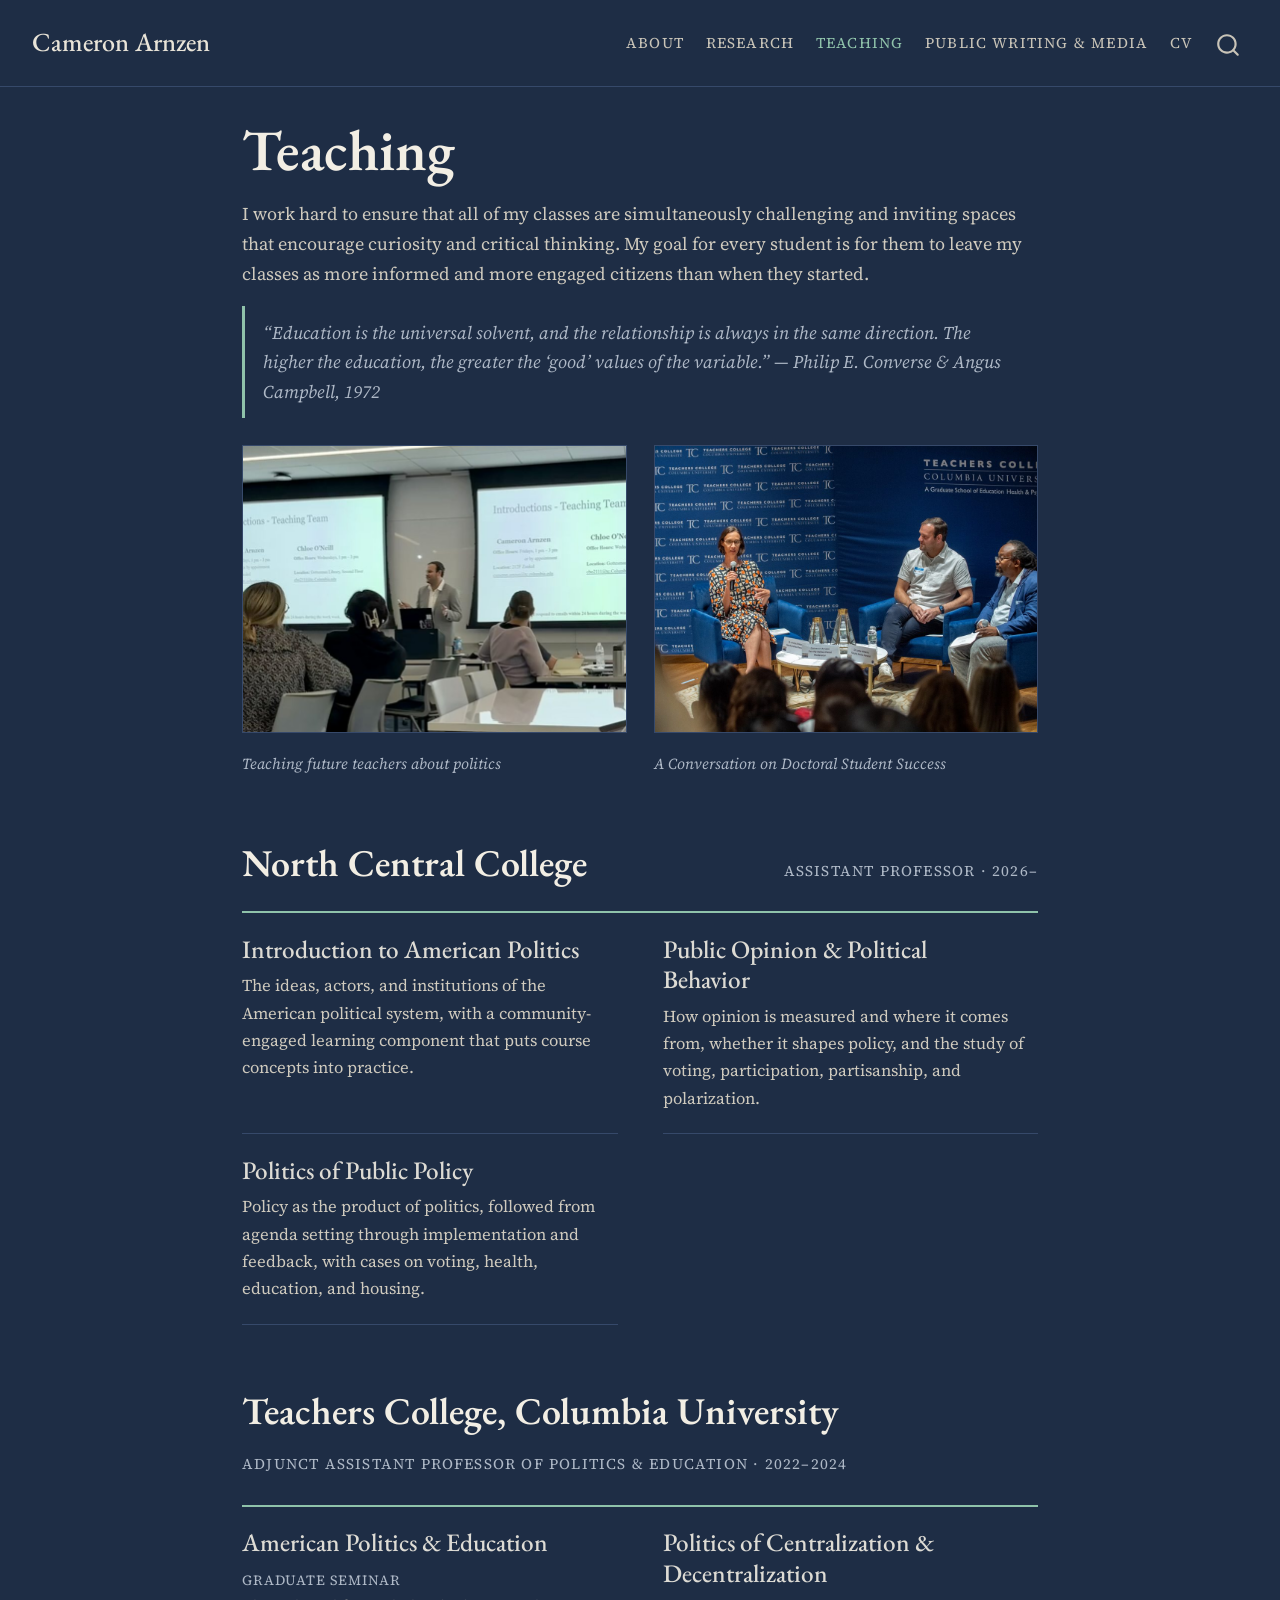
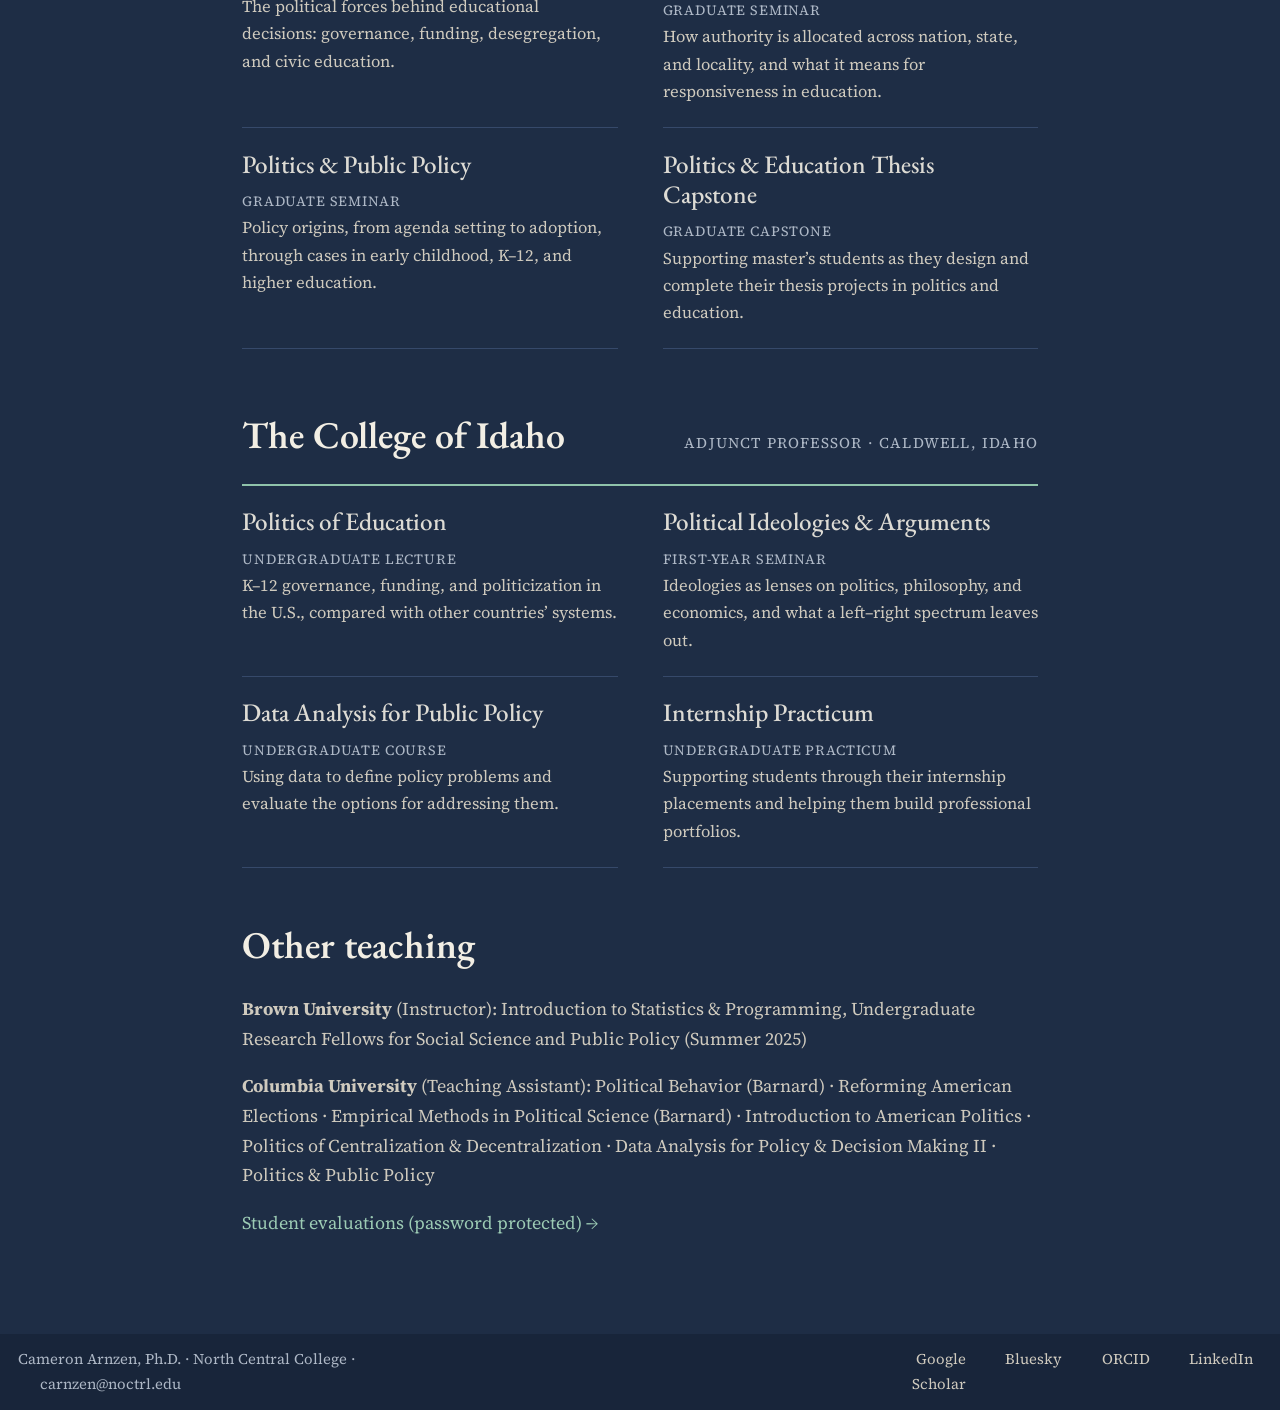
<file: docs/teaching.html>
<!DOCTYPE html>
<html xmlns="http://www.w3.org/1999/xhtml" lang="en" xml:lang="en"><head>

<meta charset="utf-8">
<meta name="generator" content="quarto-1.10.20">

<meta name="viewport" content="width=device-width, initial-scale=1.0, user-scalable=yes">


<title>Teaching – Cameron Arnzen</title>
<style>
/* Default styles provided by pandoc.
** See https://pandoc.org/MANUAL.html#variables-for-html for config info.
*/
span.smallcaps{font-variant: small-caps;}
div.columns{display: flex; gap: 1.5em;}
div.column{flex: auto;}
@media screen {
div.columns{gap: min(4vw, 1.5em);}
div.column{overflow-x: auto;}
}
div.hanging-indent{margin-left: 1.5em; text-indent: -1.5em;}
ul.task-list{list-style: none;}
ul.task-list li input[type="checkbox"] {
  width: 0.8em;
  margin: 0 0.8em 0.2em -1em; /* quarto-specific, see https://github.com/quarto-dev/quarto-cli/issues/4556 */ 
  vertical-align: middle;
}
</style>


<script src="site_libs/quarto-nav/quarto-nav.js"></script>
<script src="site_libs/quarto-nav/headroom.min.js"></script>
<script src="site_libs/clipboard/clipboard.min.js"></script>
<script src="site_libs/quarto-search/autocomplete.umd.js"></script>
<script src="site_libs/quarto-search/fuse.min.js"></script>
<script src="site_libs/quarto-search/quarto-search.js"></script>
<meta name="quarto:offset" content="./">
<link href="./images/headshot.jpg" rel="icon" type="image/jpeg">
<script src="site_libs/quarto-html/quarto.js" type="module"></script>
<script src="site_libs/quarto-html/tabsets/tabsets.js" type="module"></script>
<script src="site_libs/quarto-html/popper.min.js"></script>
<script src="site_libs/quarto-html/tippy.umd.min.js"></script>
<script src="site_libs/quarto-html/anchor.min.js"></script>
<link href="site_libs/quarto-html/tippy.css" rel="stylesheet">
<link href="site_libs/quarto-html/quarto-syntax-highlighting-dark-0ae969d3293726db143f6e9eb89af930.css" rel="stylesheet" id="quarto-text-highlighting-styles">
<script src="site_libs/bootstrap/bootstrap.min.js"></script>
<link href="site_libs/bootstrap/bootstrap-icons.css" rel="stylesheet">
<link href="site_libs/bootstrap/bootstrap-fa60f67ae503ca3a6656053df5462b7f.min.css" rel="stylesheet" append-hash="true" id="quarto-bootstrap" data-mode="dark">
<script src="site_libs/quarto-contrib/glightbox/glightbox.min.js"></script>
<link href="site_libs/quarto-contrib/glightbox/glightbox.min.css" rel="stylesheet">
<link href="site_libs/quarto-contrib/glightbox/lightbox.css" rel="stylesheet">
<script id="quarto-search-options" type="application/json">{
  "location": "navbar",
  "copy-button": false,
  "collapse-after": 3,
  "panel-placement": "end",
  "type": "overlay",
  "limit": 50,
  "keyboard-shortcut": [
    "f",
    "/",
    "s"
  ],
  "show-item-context": false,
  "language": {
    "search-no-results-text": "No results",
    "search-matching-documents-text": "matching documents",
    "search-copy-link-title": "Copy link to search",
    "search-hide-matches-text": "Hide additional matches",
    "search-more-match-text": "more match in this document",
    "search-more-matches-text": "more matches in this document",
    "search-clear-button-title": "Clear",
    "search-text-placeholder": "",
    "search-detached-cancel-button-title": "Cancel",
    "search-submit-button-title": "Submit",
    "search-label": "Search"
  }
}</script>
<style>html{ scroll-behavior: smooth; }</style>


</head>

<body class="nav-fixed fullcontent quarto-light">

<div id="quarto-search-results"></div>
  <header id="quarto-header" class="headroom fixed-top">
    <nav class="navbar navbar-expand-lg " data-bs-theme="dark">
      <div class="navbar-container container-fluid">
      <div class="navbar-brand-container mx-auto">
    <a class="navbar-brand" href="./index.html">
    <span class="navbar-title">Cameron Arnzen</span>
    </a>
  </div>
            <div id="quarto-search" class="" title="Search"></div>
          <button class="navbar-toggler" type="button" data-bs-toggle="collapse" data-bs-target="#navbarCollapse" aria-controls="navbarCollapse" role="menu" aria-expanded="false" aria-label="Toggle navigation" onclick="if (window.quartoToggleHeadroom) { window.quartoToggleHeadroom(); }">
  <span class="navbar-toggler-icon"></span>
</button>
          <div class="collapse navbar-collapse" id="navbarCollapse">
            <ul class="navbar-nav navbar-nav-scroll ms-auto">
  <li class="nav-item">
    <a class="nav-link" href="./about.html"> 
<span class="menu-text">About</span></a>
  </li>  
  <li class="nav-item">
    <a class="nav-link" href="./research.html"> 
<span class="menu-text">Research</span></a>
  </li>  
  <li class="nav-item">
    <a class="nav-link active" href="./teaching.html" aria-current="page"> 
<span class="menu-text">Teaching</span></a>
  </li>  
  <li class="nav-item">
    <a class="nav-link" href="./media.html"> 
<span class="menu-text">Public Writing &amp; Media</span></a>
  </li>  
  <li class="nav-item">
    <a class="nav-link" href="./files/arnzen-cv.pdf" target="_blank"> 
<span class="menu-text">CV</span></a>
  </li>  
</ul>
          </div> <!-- /navcollapse -->
            <div class="quarto-navbar-tools">
</div>
      </div> <!-- /container-fluid -->
    </nav>
</header>
<!-- content -->
<div id="quarto-content" class="quarto-container page-columns page-rows-contents page-layout-article page-navbar">
<!-- sidebar -->
<!-- margin-sidebar -->
    
<!-- main -->
<main class="content" id="quarto-document-content">

<header id="title-block-header" class="quarto-title-block default">
<div class="quarto-title">
<h1 class="title">Teaching</h1>
</div>



<div class="quarto-title-meta">

    
  
    
  </div>
  


</header>


<p>I work hard to ensure that all of my classes are simultaneously challenging and inviting spaces that encourage curiosity and critical thinking. My goal for every student is for them to leave my classes as more informed and more engaged citizens than when they started.</p>
<blockquote class="blockquote">
<p>“Education is the universal solvent, and the relationship is always in the same direction. The higher the education, the greater the ‘good’ values of the variable.” — Philip E. Converse &amp; Angus Campbell, 1972</p>
</blockquote>
<div class="photo-row">
<div class="quarto-figure quarto-figure-center">
<figure class="figure">
<p><a href="images/teaching-tc.jpg" class="lightbox" data-gallery="teaching" title="Teaching future teachers about politics"><img src="images/teaching-tc.jpg" class="img-fluid figure-img" alt="Cameron Arnzen at the front of a classroom with slides introducing the teaching team"></a></p>
<figcaption>Teaching future teachers about politics</figcaption>
</figure>
</div>
<div class="quarto-figure quarto-figure-center">
<figure class="figure">
<p><a href="images/doctoral-success-panel.jpg" class="lightbox" data-gallery="teaching" title="A Conversation on Doctoral Student Success"><img src="images/doctoral-success-panel.jpg" class="img-fluid figure-img" alt="Cameron Arnzen moderating a faculty panel on stage"></a></p>
<figcaption>A Conversation on Doctoral Student Success</figcaption>
</figure>
</div>
</div>
<section id="north-central-college" class="level2 institution">
<h2 class="anchored" data-anchor-id="north-central-college">North Central College</h2>
<p><span class="role">Assistant Professor · 2026–</span></p>
</section>
<div class="courses">
<section id="introduction-to-american-politics" class="level3 course">
<h3 class="anchored" data-anchor-id="introduction-to-american-politics">Introduction to American Politics</h3>
<p>The ideas, actors, and institutions of the American political system, with a community-engaged learning component that puts course concepts into practice.</p>
</section>
<section id="public-opinion-political-behavior" class="level3 course">
<h3 class="anchored" data-anchor-id="public-opinion-political-behavior">Public Opinion &amp; Political Behavior</h3>
<p>How opinion is measured and where it comes from, whether it shapes policy, and the study of voting, participation, partisanship, and polarization.</p>
</section>
<section id="politics-of-public-policy" class="level3 course">
<h3 class="anchored" data-anchor-id="politics-of-public-policy">Politics of Public Policy</h3>
<p>Policy as the product of politics, followed from agenda setting through implementation and feedback, with cases on voting, health, education, and housing.</p>
</section>
</div>
<section id="teachers-college-columbia-university" class="level2 institution">
<h2 class="anchored" data-anchor-id="teachers-college-columbia-university">Teachers College, Columbia University</h2>
<p><span class="role">Adjunct Assistant Professor of Politics &amp; Education · 2022–2024</span></p>
</section>
<div class="courses">
<section id="american-politics-education" class="level3 course">
<h3 class="anchored" data-anchor-id="american-politics-education">American Politics &amp; Education</h3>
<p><span class="kind">Graduate seminar</span></p>
<p>The political forces behind educational decisions: governance, funding, desegregation, and civic education.</p>
</section>
<section id="politics-of-centralization-decentralization" class="level3 course">
<h3 class="anchored" data-anchor-id="politics-of-centralization-decentralization">Politics of Centralization &amp; Decentralization</h3>
<p><span class="kind">Graduate seminar</span></p>
<p>How authority is allocated across nation, state, and locality, and what it means for responsiveness in education.</p>
</section>
<section id="politics-public-policy" class="level3 course">
<h3 class="anchored" data-anchor-id="politics-public-policy">Politics &amp; Public Policy</h3>
<p><span class="kind">Graduate seminar</span></p>
<p>Policy origins, from agenda setting to adoption, through cases in early childhood, K–12, and higher education.</p>
</section>
<section id="politics-education-thesis-capstone" class="level3 course">
<h3 class="anchored" data-anchor-id="politics-education-thesis-capstone">Politics &amp; Education Thesis Capstone</h3>
<p><span class="kind">Graduate capstone</span></p>
<p>Supporting master’s students as they design and complete their thesis projects in politics and education.</p>
</section>
</div>
<section id="the-college-of-idaho" class="level2 institution">
<h2 class="anchored" data-anchor-id="the-college-of-idaho">The College of Idaho</h2>
<p><span class="role">Adjunct Professor · Caldwell, Idaho</span></p>
</section>
<div class="courses">
<section id="politics-of-education" class="level3 course">
<h3 class="anchored" data-anchor-id="politics-of-education">Politics of Education</h3>
<p><span class="kind">Undergraduate lecture</span></p>
<p>K–12 governance, funding, and politicization in the U.S., compared with other countries’ systems.</p>
</section>
<section id="political-ideologies-arguments" class="level3 course">
<h3 class="anchored" data-anchor-id="political-ideologies-arguments">Political Ideologies &amp; Arguments</h3>
<p><span class="kind">First-year seminar</span></p>
<p>Ideologies as lenses on politics, philosophy, and economics, and what a left–right spectrum leaves out.</p>
</section>
<section id="data-analysis-for-public-policy" class="level3 course">
<h3 class="anchored" data-anchor-id="data-analysis-for-public-policy">Data Analysis for Public Policy</h3>
<p><span class="kind">Undergraduate course</span></p>
<p>Using data to define policy problems and evaluate the options for addressing them.</p>
</section>
<section id="internship-practicum" class="level3 course">
<h3 class="anchored" data-anchor-id="internship-practicum">Internship Practicum</h3>
<p><span class="kind">Undergraduate Practicum</span></p>
<p>Supporting students through their internship placements and helping them build professional portfolios.</p>
</section>
</div>
<section id="other-teaching" class="level2">
<h2 class="anchored" data-anchor-id="other-teaching">Other teaching</h2>
<p><strong>Brown University</strong> (Instructor): Introduction to Statistics &amp; Programming, Undergraduate Research Fellows for Social Science and Public Policy (Summer 2025)</p>
<p><strong>Columbia University</strong> (Teaching Assistant): Political Behavior (Barnard) · Reforming American Elections · Empirical Methods in Political Science (Barnard) · Introduction to American Politics · Politics of Centralization &amp; Decentralization · Data Analysis for Policy &amp; Decision Making II · Politics &amp; Public Policy</p>
<p><a href="https://forms.gle/3gSmHrcaf6vJYZE99">Student evaluations (password protected) →</a></p>


</section>

</main> <!-- /main -->
<script id="quarto-html-after-body" type="application/javascript">
  window.document.addEventListener("DOMContentLoaded", function (event) {
    const icon = "";
    const anchorJS = new window.AnchorJS();
    anchorJS.options = {
      placement: 'right',
      icon: icon
    };
    anchorJS.add('.anchored');
    const isCodeAnnotation = (el) => {
      for (const clz of el.classList) {
        if (clz.startsWith('code-annotation-')) {                     
          return true;
        }
      }
      return false;
    }
    const onCopySuccess = function(e) {
      // button target
      const button = e.trigger;
      // don't keep focus
      button.blur();
      // flash "checked"
      button.classList.add('code-copy-button-checked');
      var currentTitle = button.getAttribute("title");
      button.setAttribute("title", "Copied!");
      let tooltip;
      if (window.bootstrap) {
        button.setAttribute("data-bs-toggle", "tooltip");
        button.setAttribute("data-bs-placement", "left");
        button.setAttribute("data-bs-title", "Copied!");
        tooltip = new bootstrap.Tooltip(button, 
          { trigger: "manual", 
            customClass: "code-copy-button-tooltip",
            offset: [0, -8]});
        tooltip.show();    
      }
      setTimeout(function() {
        if (tooltip) {
          tooltip.hide();
          button.removeAttribute("data-bs-title");
          button.removeAttribute("data-bs-toggle");
          button.removeAttribute("data-bs-placement");
        }
        button.setAttribute("title", currentTitle);
        button.classList.remove('code-copy-button-checked');
      }, 1000);
      // clear code selection
      e.clearSelection();
    }
    const getTextToCopy = function(trigger) {
      const outerScaffold = trigger.parentElement.cloneNode(true);
      const codeEl = outerScaffold.querySelector('code');
      for (const childEl of codeEl.children) {
        if (isCodeAnnotation(childEl)) {
          childEl.remove();
        }
      }
      return codeEl.innerText;
    }
    const clipboard = new window.ClipboardJS('.code-copy-button:not([data-in-quarto-modal])', {
      text: getTextToCopy
    });
    clipboard.on('success', onCopySuccess);
    if (window.document.getElementById('quarto-embedded-source-code-modal')) {
      const clipboardModal = new window.ClipboardJS('.code-copy-button[data-in-quarto-modal]', {
        text: getTextToCopy,
        container: window.document.getElementById('quarto-embedded-source-code-modal')
      });
      clipboardModal.on('success', onCopySuccess);
    }
      var localhostRegex = new RegExp(/^(?:http|https):\/\/localhost\:?[0-9]*\//);
      var mailtoRegex = new RegExp(/^mailto:/);
        var filterRegex = new RegExp("https:\/\/www\.cameronarnzen\.com");
      var isInternal = (href) => {
          return filterRegex.test(href) || localhostRegex.test(href) || mailtoRegex.test(href);
      }
      // Inspect non-navigation links and adorn them if external
     var links = window.document.querySelectorAll('a[href]:not(.nav-link):not(.navbar-brand):not(.toc-action):not(.sidebar-link):not(.sidebar-item-toggle):not(.pagination-link):not(.no-external):not([aria-hidden]):not(.dropdown-item):not(.quarto-navigation-tool):not(.about-link)');
      for (var i=0; i<links.length; i++) {
        const link = links[i];
        if (!isInternal(link.href)) {
          // undo the damage that might have been done by quarto-nav.js in the case of
          // links that we want to consider external
          if (link.dataset.originalHref !== undefined) {
            link.href = link.dataset.originalHref;
          }
            // target, if specified
            link.setAttribute("target", "_blank");
            if (link.getAttribute("rel") === null) {
              link.setAttribute("rel", "noopener");
            }
        }
      }
    function tippyHover(el, contentFn, onTriggerFn, onUntriggerFn) {
      const config = {
        allowHTML: true,
        maxWidth: 500,
        delay: 100,
        arrow: false,
        appendTo: function(el) {
            return el.parentElement;
        },
        interactive: true,
        interactiveBorder: 10,
        theme: 'quarto',
        placement: 'bottom-start',
      };
      if (contentFn) {
        config.content = contentFn;
      }
      if (onTriggerFn) {
        config.onTrigger = onTriggerFn;
      }
      if (onUntriggerFn) {
        config.onUntrigger = onUntriggerFn;
      }
      window.tippy(el, config); 
    }
    const noterefs = window.document.querySelectorAll('a[role="doc-noteref"]');
    for (var i=0; i<noterefs.length; i++) {
      const ref = noterefs[i];
      tippyHover(ref, function() {
        // use id or data attribute instead here
        let href = ref.getAttribute('data-footnote-href') || ref.getAttribute('href');
        try { href = new URL(href).hash; } catch {}
        const id = href.replace(/^#\/?/, "");
        const note = window.document.getElementById(id);
        if (note) {
          return note.innerHTML;
        } else {
          return "";
        }
      });
    }
    const xrefs = window.document.querySelectorAll('a.quarto-xref');
    const processXRef = (id, note) => {
      // Strip column container classes
      const stripColumnClz = (el) => {
        el.classList.remove("page-full", "page-columns");
        if (el.children) {
          for (const child of el.children) {
            stripColumnClz(child);
          }
        }
      }
      stripColumnClz(note)
      if (id === null || id.startsWith('sec-')) {
        // Special case sections, only their first couple elements
        const container = document.createElement("div");
        if (note.children && note.children.length > 2) {
          container.appendChild(note.children[0].cloneNode(true));
          for (let i = 1; i < note.children.length; i++) {
            const child = note.children[i];
            if (child.tagName === "P" && child.innerText === "") {
              continue;
            } else {
              container.appendChild(child.cloneNode(true));
              break;
            }
          }
          if (window.Quarto?.typesetMath) {
            window.Quarto.typesetMath(container);
          }
          return container.innerHTML
        } else {
          if (window.Quarto?.typesetMath) {
            window.Quarto.typesetMath(note);
          }
          return note.innerHTML;
        }
      } else {
        // Remove any anchor links if they are present
        const anchorLink = note.querySelector('a.anchorjs-link');
        if (anchorLink) {
          anchorLink.remove();
        }
        if (window.Quarto?.typesetMath) {
          window.Quarto.typesetMath(note);
        }
        if (note.classList.contains("callout")) {
          return note.outerHTML;
        } else {
          return note.innerHTML;
        }
      }
    }
    for (var i=0; i<xrefs.length; i++) {
      const xref = xrefs[i];
      tippyHover(xref, undefined, function(instance) {
        instance.disable();
        let url = xref.getAttribute('href');
        let hash = undefined; 
        if (url.startsWith('#')) {
          hash = url;
        } else {
          try { hash = new URL(url).hash; } catch {}
        }
        if (hash) {
          const id = hash.replace(/^#\/?/, "");
          const note = window.document.getElementById(id);
          if (note !== null) {
            try {
              const html = processXRef(id, note.cloneNode(true));
              instance.setContent(html);
            } finally {
              instance.enable();
              instance.show();
            }
          } else {
            // See if we can fetch this
            fetch(url.split('#')[0])
            .then(res => res.text())
            .then(html => {
              const parser = new DOMParser();
              const htmlDoc = parser.parseFromString(html, "text/html");
              const note = htmlDoc.getElementById(id);
              if (note !== null) {
                const html = processXRef(id, note);
                instance.setContent(html);
              } 
            }).finally(() => {
              instance.enable();
              instance.show();
            });
          }
        } else {
          // See if we can fetch a full url (with no hash to target)
          // This is a special case and we should probably do some content thinning / targeting
          fetch(url)
          .then(res => res.text())
          .then(html => {
            const parser = new DOMParser();
            const htmlDoc = parser.parseFromString(html, "text/html");
            const note = htmlDoc.querySelector('main.content');
            if (note !== null) {
              // This should only happen for chapter cross references
              // (since there is no id in the URL)
              // remove the first header
              if (note.children.length > 0 && note.children[0].tagName === "HEADER") {
                note.children[0].remove();
              }
              const html = processXRef(null, note);
              instance.setContent(html);
            } 
          }).finally(() => {
            instance.enable();
            instance.show();
          });
        }
      }, function(instance) {
      });
    }
        let selectedAnnoteEl;
        const selectorForAnnotation = ( cell, annotation) => {
          let cellAttr = 'data-code-cell="' + cell + '"';
          let lineAttr = 'data-code-annotation="' +  annotation + '"';
          const selector = 'span[' + cellAttr + '][' + lineAttr + ']';
          return selector;
        }
        const selectCodeLines = (annoteEl) => {
          const doc = window.document;
          const targetCell = annoteEl.getAttribute("data-target-cell");
          const targetAnnotation = annoteEl.getAttribute("data-target-annotation");
          const annoteSpan = window.document.querySelector(selectorForAnnotation(targetCell, targetAnnotation));
          const lines = annoteSpan.getAttribute("data-code-lines").split(",");
          const lineIds = lines.map((line) => {
            return targetCell + "-" + line;
          })
          let top = null;
          let height = null;
          let parent = null;
          if (lineIds.length > 0) {
              //compute the position of the single el (top and bottom and make a div)
              const el = window.document.getElementById(lineIds[0]);
              top = el.offsetTop;
              height = el.offsetHeight;
              parent = el.parentElement.parentElement;
            if (lineIds.length > 1) {
              const lastEl = window.document.getElementById(lineIds[lineIds.length - 1]);
              const bottom = lastEl.offsetTop + lastEl.offsetHeight;
              height = bottom - top;
            }
            if (top !== null && height !== null && parent !== null) {
              // cook up a div (if necessary) and position it 
              let div = window.document.getElementById("code-annotation-line-highlight");
              if (div === null) {
                div = window.document.createElement("div");
                div.setAttribute("id", "code-annotation-line-highlight");
                div.style.position = 'absolute';
                parent.appendChild(div);
              }
              div.style.top = top - 2 + "px";
              div.style.height = height + 4 + "px";
              div.style.left = 0;
              let gutterDiv = window.document.getElementById("code-annotation-line-highlight-gutter");
              if (gutterDiv === null) {
                gutterDiv = window.document.createElement("div");
                gutterDiv.setAttribute("id", "code-annotation-line-highlight-gutter");
                gutterDiv.style.position = 'absolute';
                const codeCell = window.document.getElementById(targetCell);
                const gutter = codeCell.querySelector('.code-annotation-gutter');
                gutter.appendChild(gutterDiv);
              }
              gutterDiv.style.top = top - 2 + "px";
              gutterDiv.style.height = height + 4 + "px";
            }
            selectedAnnoteEl = annoteEl;
          }
        };
        const unselectCodeLines = () => {
          const elementsIds = ["code-annotation-line-highlight", "code-annotation-line-highlight-gutter"];
          elementsIds.forEach((elId) => {
            const div = window.document.getElementById(elId);
            if (div) {
              div.remove();
            }
          });
          selectedAnnoteEl = undefined;
        };
          // Handle positioning of the toggle
      window.addEventListener(
        "resize",
        throttle(() => {
          elRect = undefined;
          if (selectedAnnoteEl) {
            selectCodeLines(selectedAnnoteEl);
          }
        }, 10)
      );
      function throttle(fn, ms) {
      let throttle = false;
      let timer;
        return (...args) => {
          if(!throttle) { // first call gets through
              fn.apply(this, args);
              throttle = true;
          } else { // all the others get throttled
              if(timer) clearTimeout(timer); // cancel #2
              timer = setTimeout(() => {
                fn.apply(this, args);
                timer = throttle = false;
              }, ms);
          }
        };
      }
        // Attach click handler to the DT
        const annoteDls = window.document.querySelectorAll('dt[data-target-cell]');
        for (const annoteDlNode of annoteDls) {
          annoteDlNode.addEventListener('click', (event) => {
            const clickedEl = event.target;
            if (clickedEl !== selectedAnnoteEl) {
              unselectCodeLines();
              const activeEl = window.document.querySelector('dt[data-target-cell].code-annotation-active');
              if (activeEl) {
                activeEl.classList.remove('code-annotation-active');
              }
              selectCodeLines(clickedEl);
              clickedEl.classList.add('code-annotation-active');
            } else {
              // Unselect the line
              unselectCodeLines();
              clickedEl.classList.remove('code-annotation-active');
            }
          });
        }
    const findCites = (el) => {
      const parentEl = el.parentElement;
      if (parentEl) {
        const cites = parentEl.dataset.cites;
        if (cites) {
          return {
            el,
            cites: cites.split(' ')
          };
        } else {
          return findCites(el.parentElement)
        }
      } else {
        return undefined;
      }
    };
    var bibliorefs = window.document.querySelectorAll('a[role="doc-biblioref"]');
    for (var i=0; i<bibliorefs.length; i++) {
      const ref = bibliorefs[i];
      const citeInfo = findCites(ref);
      if (citeInfo) {
        tippyHover(citeInfo.el, function() {
          var popup = window.document.createElement('div');
          citeInfo.cites.forEach(function(cite) {
            var citeDiv = window.document.createElement('div');
            citeDiv.classList.add('hanging-indent');
            citeDiv.classList.add('csl-entry');
            var biblioDiv = window.document.getElementById('ref-' + cite);
            if (biblioDiv) {
              citeDiv.innerHTML = biblioDiv.innerHTML;
            }
            popup.appendChild(citeDiv);
          });
          return popup.innerHTML;
        });
      }
    }
  });
  </script>
</div> <!-- /content -->
<footer class="footer">
  <div class="nav-footer">
    <div class="nav-footer-left">
<p>Cameron Arnzen, Ph.D.&nbsp;· North Central College · <a href="mailto:carnzen@noctrl.edu">carnzen@noctrl.edu</a></p>
</div>   
    <div class="nav-footer-center">
      &nbsp;
    </div>
    <div class="nav-footer-right">
      <ul class="footer-items list-unstyled">
    <li class="nav-item">
    <a class="nav-link" href="https://scholar.google.com/citations?user=Y6XLwqYAAAAJ&amp;hl=en">
<p>Google Scholar</p>
</a>
  </li>  
    <li class="nav-item">
    <a class="nav-link" href="https://bsky.app/profile/camarnzen.bsky.social">
<p>Bluesky</p>
</a>
  </li>  
    <li class="nav-item">
    <a class="nav-link" href="https://orcid.org/0000-0001-9076-2655">
<p>ORCID</p>
</a>
  </li>  
    <li class="nav-item">
    <a class="nav-link" href="https://www.linkedin.com/in/cameron-arnzen/">
<p>LinkedIn</p>
</a>
  </li>  
</ul>
    </div>
  </div>
</footer>
<script>var lightboxQuarto = GLightbox({"closeEffect":"zoom","descPosition":"bottom","loop":false,"openEffect":"zoom","selector":".lightbox"});
(function() {
  let previousOnload = window.onload;
  window.onload = () => {
    if (previousOnload) {
      previousOnload();
    }
    lightboxQuarto.on('slide_before_load', (data) => {
      const { slideIndex, slideNode, slideConfig, player, trigger } = data;
      const href = trigger.getAttribute('href');
      if (href !== null) {
        const imgEl = window.document.querySelector(`a[href="${href}"] img`);
        if (imgEl !== null) {
          const srcAttr = imgEl.getAttribute("src");
          if (srcAttr && srcAttr.startsWith("data:")) {
            slideConfig.href = srcAttr;
          }
        }
      } 
    });
  
    lightboxQuarto.on('slide_after_load', (data) => {
      const { slideIndex, slideNode, slideConfig, player, trigger } = data;
      if (window.Quarto?.typesetMath) {
        window.Quarto.typesetMath(slideNode);
      }
    });
  
  };
  
})();
          </script>




<script src="site_libs/quarto-html/zenscroll-min.js"></script>
</body></html>
</file>
<file: docs/site_libs/quarto-html/tippy.css>
.tippy-box[data-animation=fade][data-state=hidden]{opacity:0}[data-tippy-root]{max-width:calc(100vw - 10px)}.tippy-box{position:relative;background-color:#333;color:#fff;border-radius:4px;font-size:14px;line-height:1.4;white-space:normal;outline:0;transition-property:transform,visibility,opacity}.tippy-box[data-placement^=top]>.tippy-arrow{bottom:0}.tippy-box[data-placement^=top]>.tippy-arrow:before{bottom:-7px;left:0;border-width:8px 8px 0;border-top-color:initial;transform-origin:center top}.tippy-box[data-placement^=bottom]>.tippy-arrow{top:0}.tippy-box[data-placement^=bottom]>.tippy-arrow:before{top:-7px;left:0;border-width:0 8px 8px;border-bottom-color:initial;transform-origin:center bottom}.tippy-box[data-placement^=left]>.tippy-arrow{right:0}.tippy-box[data-placement^=left]>.tippy-arrow:before{border-width:8px 0 8px 8px;border-left-color:initial;right:-7px;transform-origin:center left}.tippy-box[data-placement^=right]>.tippy-arrow{left:0}.tippy-box[data-placement^=right]>.tippy-arrow:before{left:-7px;border-width:8px 8px 8px 0;border-right-color:initial;transform-origin:center right}.tippy-box[data-inertia][data-state=visible]{transition-timing-function:cubic-bezier(.54,1.5,.38,1.11)}.tippy-arrow{width:16px;height:16px;color:#333}.tippy-arrow:before{content:"";position:absolute;border-color:transparent;border-style:solid}.tippy-content{position:relative;padding:5px 9px;z-index:1}
</file>
<file: docs/site_libs/quarto-html/quarto-syntax-highlighting-dark-0ae969d3293726db143f6e9eb89af930.css>
/* quarto syntax highlight colors */
:root {
  --quarto-hl-al-color: #f07178;
  --quarto-hl-an-color: #d4d0ab;
  --quarto-hl-at-color: #00e0e0;
  --quarto-hl-bn-color: #d4d0ab;
  --quarto-hl-bu-color: #abe338;
  --quarto-hl-ch-color: #abe338;
  --quarto-hl-co-color: #f8f8f2;
  --quarto-hl-cv-color: #ffd700;
  --quarto-hl-cn-color: #ffd700;
  --quarto-hl-cf-color: #ffa07a;
  --quarto-hl-dt-color: #ffa07a;
  --quarto-hl-dv-color: #d4d0ab;
  --quarto-hl-do-color: #f8f8f2;
  --quarto-hl-er-color: #f07178;
  --quarto-hl-ex-color: #00e0e0;
  --quarto-hl-fl-color: #d4d0ab;
  --quarto-hl-fu-color: #ffa07a;
  --quarto-hl-im-color: #abe338;
  --quarto-hl-in-color: #d4d0ab;
  --quarto-hl-kw-color: #ffa07a;
  --quarto-hl-op-color: #ffa07a;
  --quarto-hl-ot-color: #00e0e0;
  --quarto-hl-pp-color: #dcc6e0;
  --quarto-hl-re-color: #00e0e0;
  --quarto-hl-sc-color: #abe338;
  --quarto-hl-ss-color: #abe338;
  --quarto-hl-st-color: #abe338;
  --quarto-hl-va-color: #00e0e0;
  --quarto-hl-vs-color: #abe338;
  --quarto-hl-wa-color: #dcc6e0;
}

/* other quarto variables */
:root {
  --quarto-font-monospace: SFMono-Regular, Menlo, Monaco, Consolas, "Liberation Mono", "Courier New", monospace;
}

/* syntax highlight based on Pandoc's rules */
pre > code.sourceCode > span {
  color: #f8f8f2;
}

code.sourceCode > span {
  color: #f8f8f2;
}

div.sourceCode,
div.sourceCode pre.sourceCode {
  color: #f8f8f2;
}

/* Normal */
code span {
  color: #f8f8f2;
}

/* Alert */
code span.al {
  color: #f07178;
}

/* Annotation */
code span.an {
  color: #d4d0ab;
}

/* Attribute */
code span.at {
  color: #00e0e0;
}

/* BaseN */
code span.bn {
  color: #d4d0ab;
}

/* BuiltIn */
code span.bu {
  color: #abe338;
}

/* ControlFlow */
code span.cf {
  font-weight: bold;
  color: #ffa07a;
}

/* Char */
code span.ch {
  color: #abe338;
}

/* Constant */
code span.cn {
  color: #ffd700;
}

/* Comment */
code span.co {
  font-style: italic;
  color: #f8f8f2;
}

/* CommentVar */
code span.cv {
  color: #ffd700;
}

/* Documentation */
code span.do {
  color: #f8f8f2;
}

/* DataType */
code span.dt {
  color: #ffa07a;
}

/* DecVal */
code span.dv {
  color: #d4d0ab;
}

/* Error */
code span.er {
  color: #f07178;
  text-decoration: underline;
}

/* Extension */
code span.ex {
  font-weight: bold;
  color: #00e0e0;
}

/* Float */
code span.fl {
  color: #d4d0ab;
}

/* Function */
code span.fu {
  color: #ffa07a;
}

/* Import */
code span.im {
  color: #abe338;
}

/* Information */
code span.in {
  color: #d4d0ab;
}

/* Keyword */
code span.kw {
  font-weight: bold;
  color: #ffa07a;
}

/* Operator */
code span.op {
  color: #ffa07a;
}

/* Other */
code span.ot {
  color: #00e0e0;
}

/* Preprocessor */
code span.pp {
  color: #dcc6e0;
}

/* RegionMarker */
code span.re {
  background-color: #f8f8f2;
  color: #00e0e0;
}

/* SpecialChar */
code span.sc {
  color: #abe338;
}

/* SpecialString */
code span.ss {
  color: #abe338;
}

/* String */
code span.st {
  color: #abe338;
}

/* Variable */
code span.va {
  color: #00e0e0;
}

/* VerbatimString */
code span.vs {
  color: #abe338;
}

/* Warning */
code span.wa {
  color: #dcc6e0;
}

.prevent-inlining {
  content: "</";
}

/*# sourceMappingURL=84910969ad8899fa0525f9d276a92ad7.css.map */
</file>
